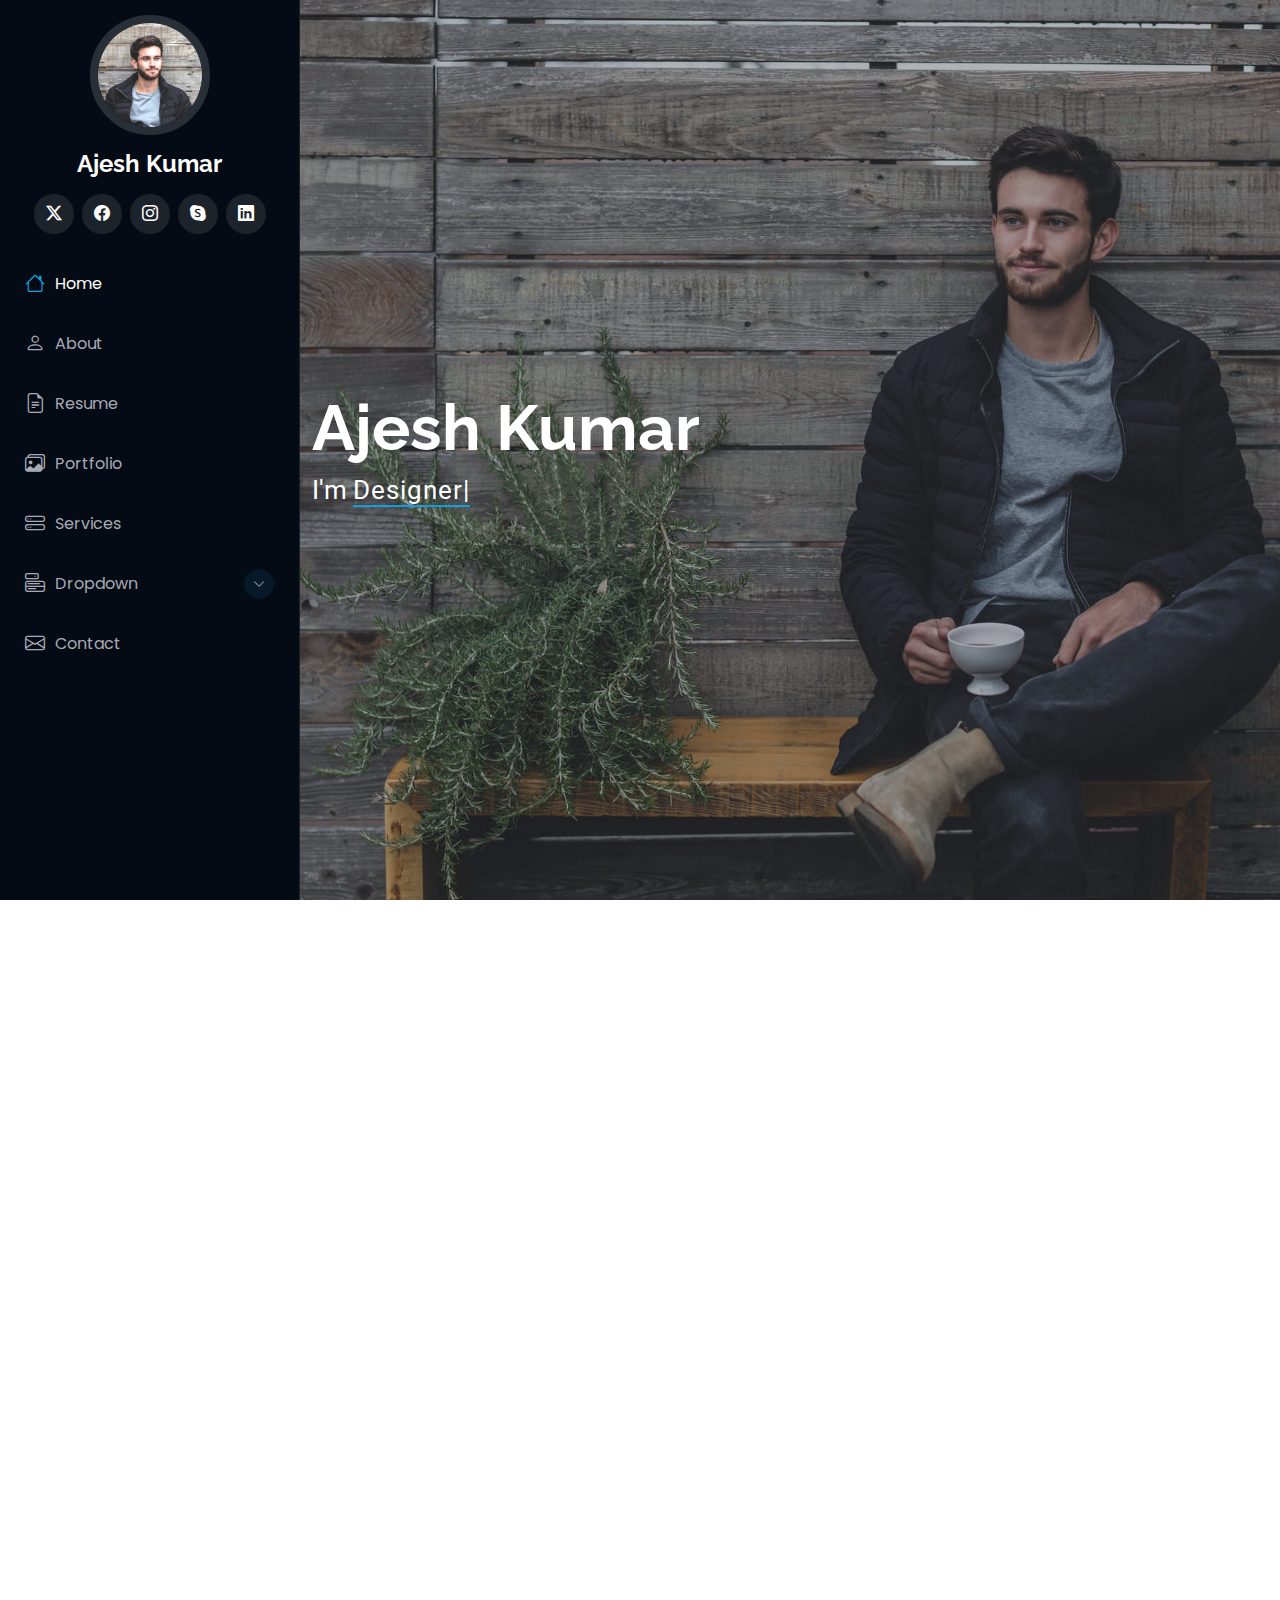
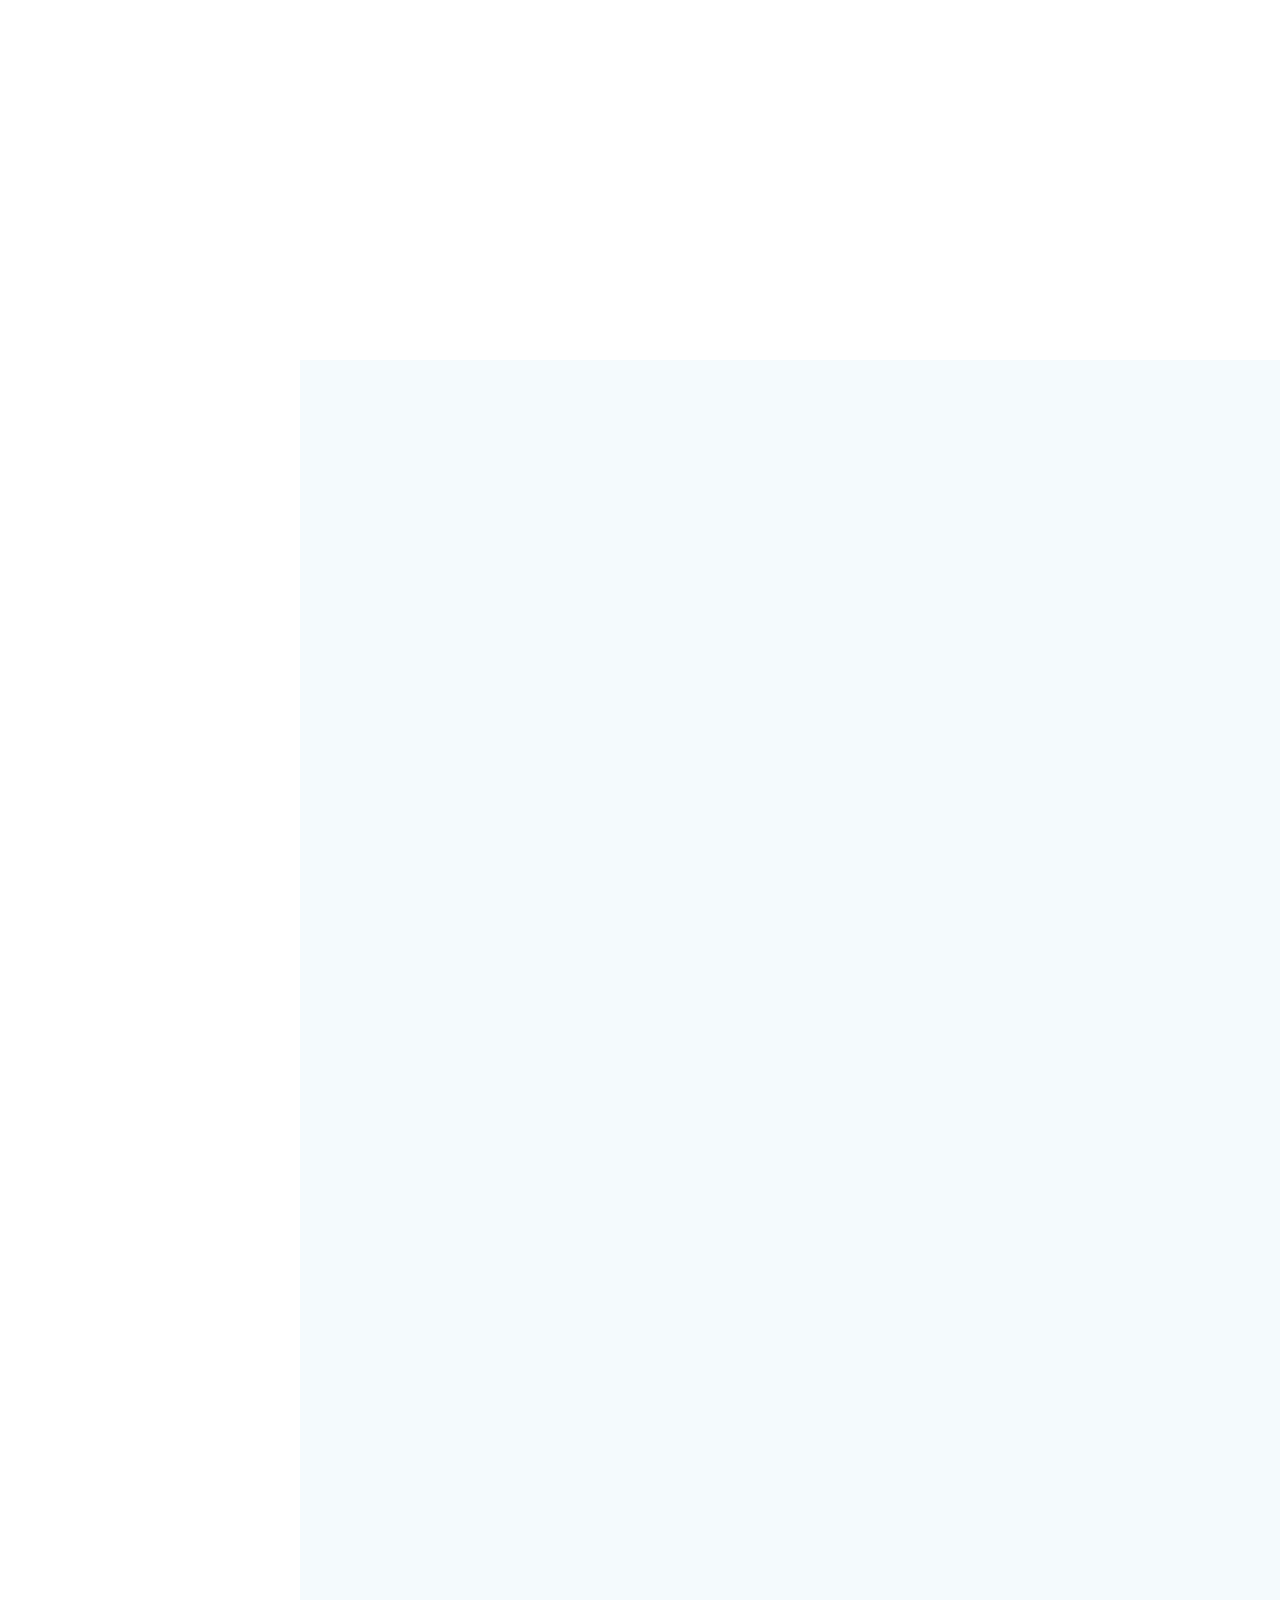
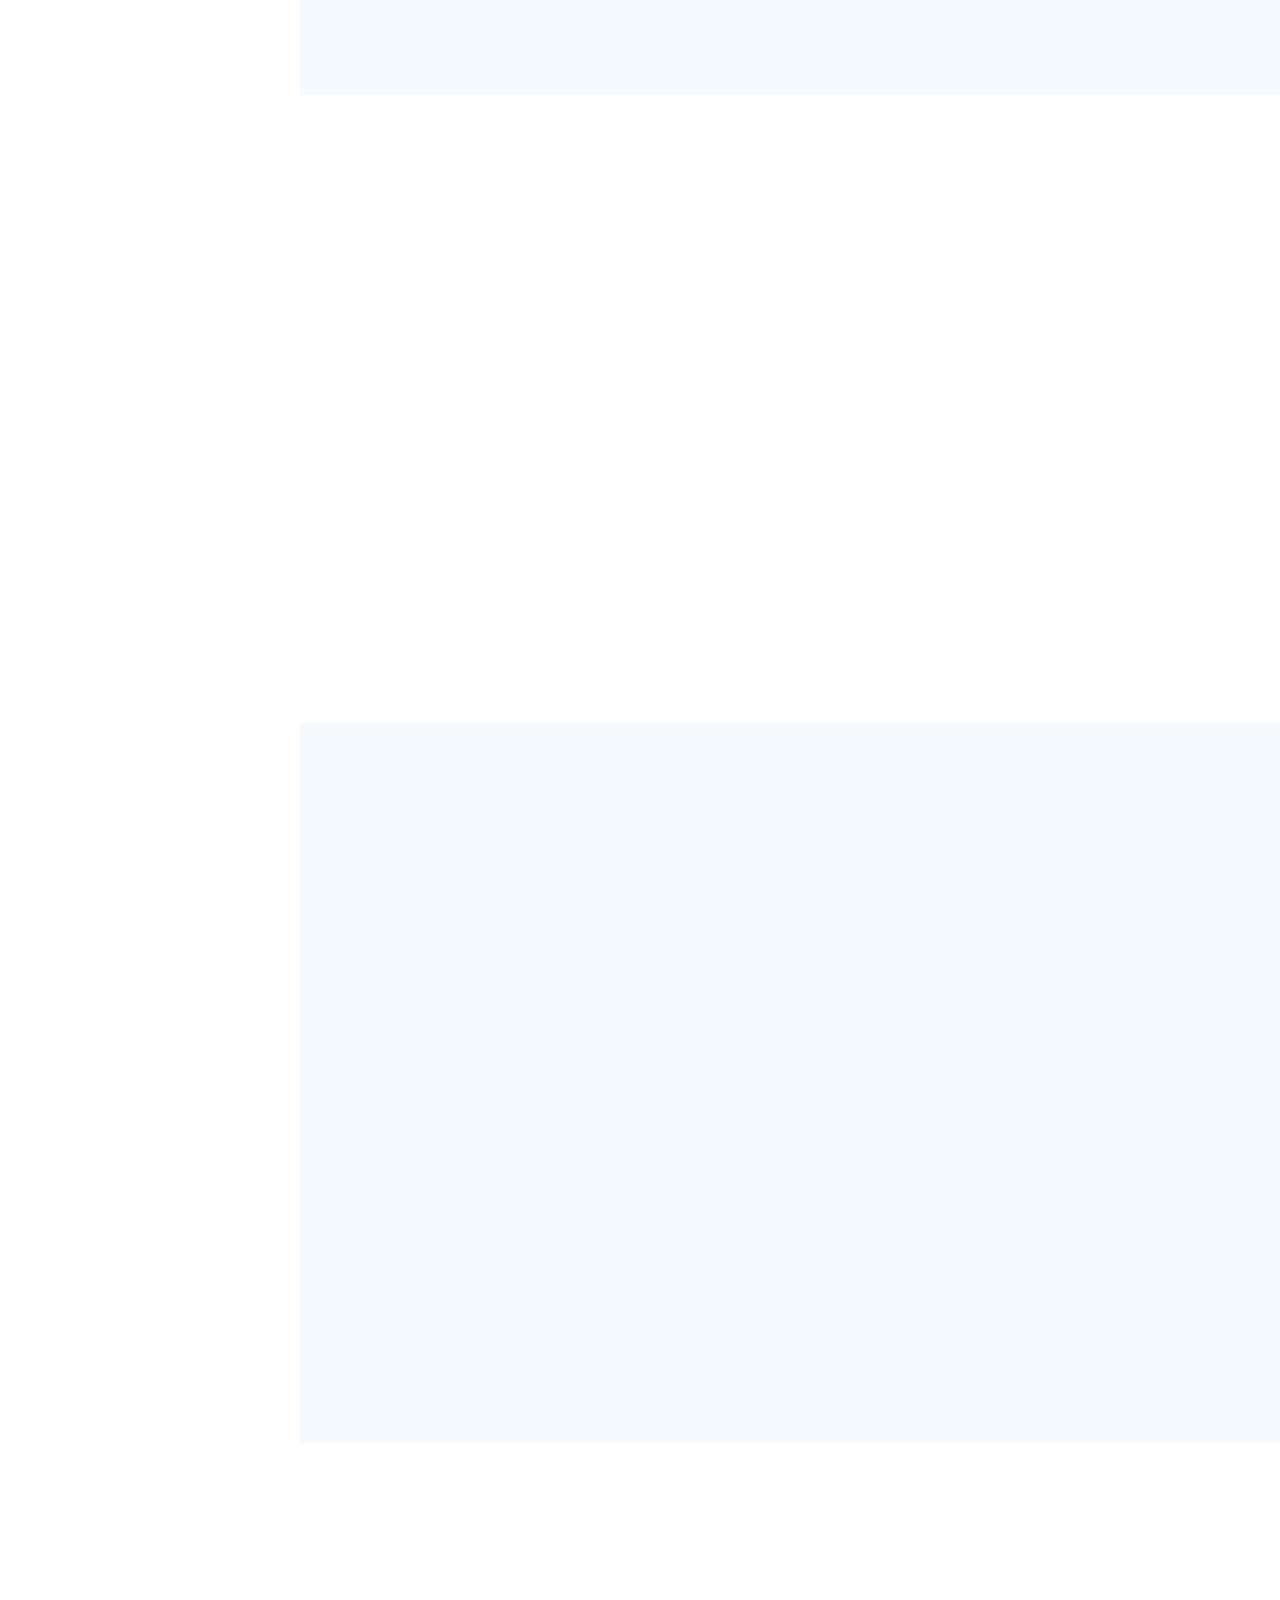
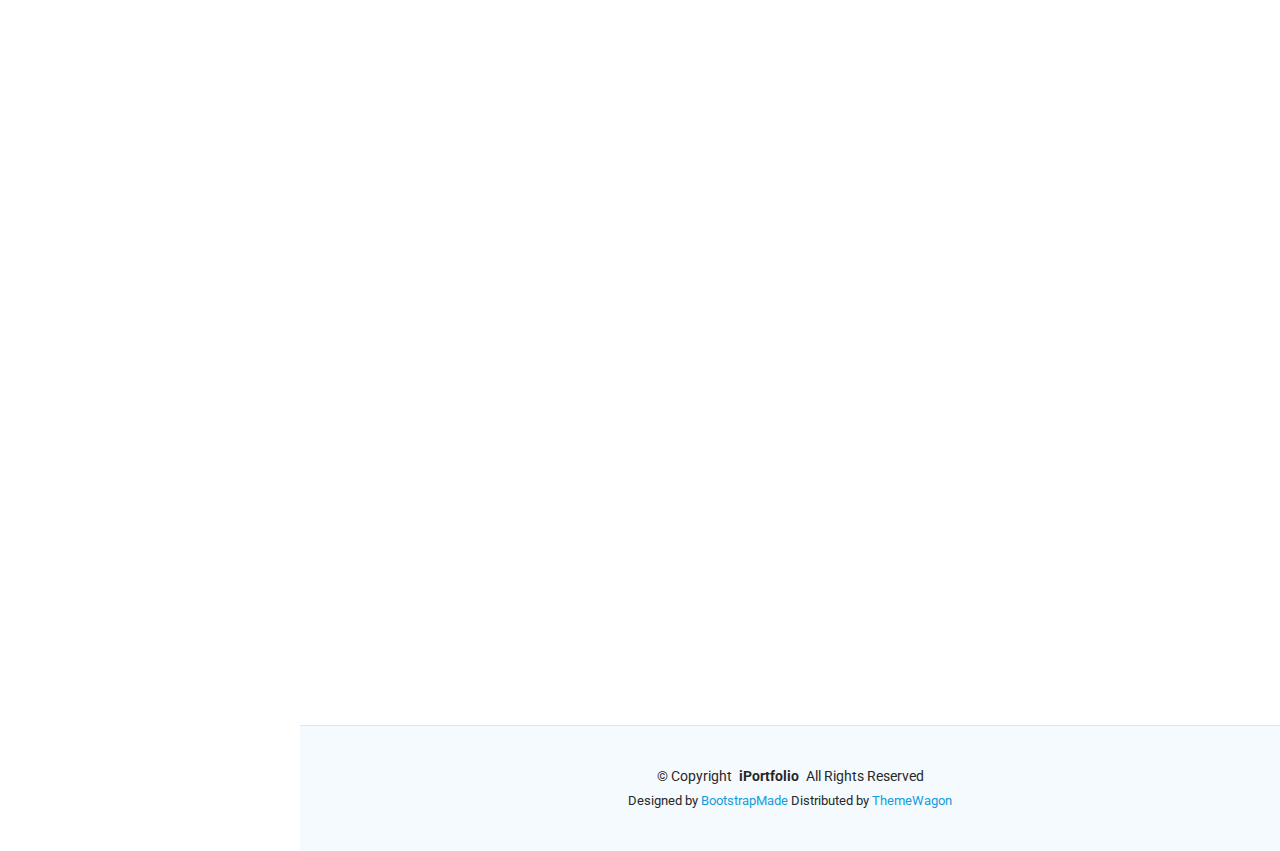
<file: index.html>
<!DOCTYPE html>
<html lang="en">

<head>
  <meta charset="utf-8">
  <meta content="width=device-width, initial-scale=1.0" name="viewport">
  <title>Index - Ajesh - Portfolio</title>
  <meta content="" name="description">
  <meta content="" name="keywords">

  <!-- Favicons -->
  <link href="assets/img/favicon.png" rel="icon">
  <link href="assets/img/apple-touch-icon.png" rel="apple-touch-icon">

  <!-- Fonts -->
  <link href="https://fonts.googleapis.com" rel="preconnect">
  <link href="https://fonts.gstatic.com" rel="preconnect" crossorigin>
  <link href="https://fonts.googleapis.com/css2?family=Roboto:ital,wght@0,100;0,300;0,400;0,500;0,700;0,900;1,100;1,300;1,400;1,500;1,700;1,900&family=Poppins:ital,wght@0,100;0,200;0,300;0,400;0,500;0,600;0,700;0,800;0,900;1,100;1,200;1,300;1,400;1,500;1,600;1,700;1,800;1,900&family=Raleway:ital,wght@0,100;0,200;0,300;0,400;0,500;0,600;0,700;0,800;0,900;1,100;1,200;1,300;1,400;1,500;1,600;1,700;1,800;1,900&display=swap" rel="stylesheet">

  <!-- Vendor CSS Files -->
  <link href="assets/vendor/bootstrap/css/bootstrap.min.css" rel="stylesheet">
  <link href="assets/vendor/bootstrap-icons/bootstrap-icons.css" rel="stylesheet">
  <link href="assets/vendor/aos/aos.css" rel="stylesheet">
  <link href="assets/vendor/glightbox/css/glightbox.min.css" rel="stylesheet">
  <link href="assets/vendor/swiper/swiper-bundle.min.css" rel="stylesheet">

  <!-- Main CSS File -->
  <link href="assets/css/main.css" rel="stylesheet">

  <!-- =======================================================
  * Template Name: iPortfolio
  * Template URL: https://bootstrapmade.com/iportfolio-bootstrap-portfolio-websites-template/
  * Updated: Jun 29 2024 with Bootstrap v5.3.3
  * Author: BootstrapMade.com
  * License: https://bootstrapmade.com/license/
  ======================================================== -->
</head>

<body class="index-page">

  <header id="header" class="header dark-background d-flex flex-column">
    <i class="header-toggle d-xl-none bi bi-list"></i>

    <div class="profile-img">
      <img src="assets/img/my-profile-img.jpg" alt="" class="img-fluid rounded-circle">
    </div>

    <a href="index.html" class="logo d-flex align-items-center justify-content-center">
      <!-- Uncomment the line below if you also wish to use an image logo -->
      <!-- <img src="assets/img/logo.png" alt=""> -->
      <h1 class="sitename">Ajesh Kumar</h1>
    </a>

    <div class="social-links text-center">
      <a href="#" class="twitter"><i class="bi bi-twitter-x"></i></a>
      <a href="#" class="facebook"><i class="bi bi-facebook"></i></a>
      <a href="#" class="instagram"><i class="bi bi-instagram"></i></a>
      <a href="#" class="google-plus"><i class="bi bi-skype"></i></a>
      <a href="#" class="linkedin"><i class="bi bi-linkedin"></i></a>
    </div>

    <nav id="navmenu" class="navmenu">
      <ul>
        <li><a href="#hero" class="active"><i class="bi bi-house navicon"></i>Home</a></li>
        <li><a href="#about"><i class="bi bi-person navicon"></i> About</a></li>
        <li><a href="#resume"><i class="bi bi-file-earmark-text navicon"></i> Resume</a></li>
        <li><a href="#portfolio"><i class="bi bi-images navicon"></i> Portfolio</a></li>
        <li><a href="#services"><i class="bi bi-hdd-stack navicon"></i> Services</a></li>
        <li class="dropdown"><a href="#"><i class="bi bi-menu-button navicon"></i> <span>Dropdown</span> <i class="bi bi-chevron-down toggle-dropdown"></i></a>
          <ul>
            <li><a href="#">Dropdown 1</a></li>
            <li class="dropdown"><a href="#"><span>Deep Dropdown</span> <i class="bi bi-chevron-down toggle-dropdown"></i></a>
              <ul>
                <li><a href="#">Deep Dropdown 1</a></li>
                <li><a href="#">Deep Dropdown 2</a></li>
                <li><a href="#">Deep Dropdown 3</a></li>
                <li><a href="#">Deep Dropdown 4</a></li>
                <li><a href="#">Deep Dropdown 5</a></li>
              </ul>
            </li>
            <li><a href="#">Dropdown 2</a></li>
            <li><a href="#">Dropdown 3</a></li>
            <li><a href="#">Dropdown 4</a></li>
          </ul>
        </li>
        <li><a href="#contact"><i class="bi bi-envelope navicon"></i> Contact</a></li>
      </ul>
    </nav>

  </header>

  <main class="main">

    <!-- Hero Section -->
    <section id="hero" class="hero section dark-background">

      <img src="assets/img/hero-bg.jpg" alt="" data-aos="fade-in" class="">

      <div class="container" data-aos="fade-up" data-aos-delay="100">
        <h2>Ajesh Kumar</h2>
        <p>I'm <span class="typed" data-typed-items="Designer, Developer, Freelancer, Photographer">Designer</span><span class="typed-cursor typed-cursor--blink" aria-hidden="true"></span><span class="typed-cursor typed-cursor--blink" aria-hidden="true"></span></p>
      </div>

    </section><!-- /Hero Section -->

    <!-- About Section -->
    <section id="about" class="about section">

      <!-- Section Title -->
      <div class="container section-title" data-aos="fade-up">
        <h2>About</h2>
        <p>Magnam dolores commodi suscipit. Necessitatibus eius consequatur ex aliquid fuga eum quidem. Sit sint consectetur velit. Quisquam quos quisquam cupiditate. Et nemo qui impedit suscipit alias ea. Quia fugiat sit in iste officiis commodi quidem hic quas.</p>
      </div><!-- End Section Title -->

      <div class="container" data-aos="fade-up" data-aos-delay="100">

        <div class="row gy-4 justify-content-center">
          <div class="col-lg-4">
            <img src="assets/img/my-profile-img.jpg" class="img-fluid" alt="">
          </div>
          <div class="col-lg-8 content">
            <h2>UI/UX Designer &amp; Web Developer.</h2>
            <p class="fst-italic py-3">
              Lorem ipsum dolor sit amet, consectetur adipiscing elit, sed do eiusmod tempor incididunt ut labore et dolore
              magna aliqua.
            </p>
            <div class="row">
              <div class="col-lg-6">
                <ul>
                  <li><i class="bi bi-chevron-right"></i> <strong>Birthday:</strong> <span>1 May 1995</span></li>
                  <li><i class="bi bi-chevron-right"></i> <strong>Website:</strong> <span>www.example.com</span></li>
                  <li><i class="bi bi-chevron-right"></i> <strong>Phone:</strong> <span>+123 456 7890</span></li>
                  <li><i class="bi bi-chevron-right"></i> <strong>City:</strong> <span>New York, USA</span></li>
                </ul>
              </div>
              <div class="col-lg-6">
                <ul>
                  <li><i class="bi bi-chevron-right"></i> <strong>Age:</strong> <span>30</span></li>
                  <li><i class="bi bi-chevron-right"></i> <strong>Degree:</strong> <span>Master</span></li>
                  <li><i class="bi bi-chevron-right"></i> <strong>Email:</strong> <span>email@example.com</span></li>
                  <li><i class="bi bi-chevron-right"></i> <strong>Freelance:</strong> <span>Available</span></li>
                </ul>
              </div>
            </div>
            <p class="py-3">
              Officiis eligendi itaque labore et dolorum mollitia officiis optio vero. Quisquam sunt adipisci omnis et ut. Nulla accusantium dolor incidunt officia tempore. Et eius omnis.
              Cupiditate ut dicta maxime officiis quidem quia. Sed et consectetur qui quia repellendus itaque neque.
            </p>
          </div>
        </div>

      </div>

    </section><!-- /About Section -->

    <!-- Stats Section -->
    <section id="stats" class="stats section">

      <div class="container" data-aos="fade-up" data-aos-delay="100">

        <div class="row gy-4">

          <div class="col-lg-3 col-md-6">
            <div class="stats-item">
              <i class="bi bi-emoji-smile"></i>
              <span data-purecounter-start="0" data-purecounter-end="232" data-purecounter-duration="1" class="purecounter"></span>
              <p><strong>Happy Clients</strong> <span>consequuntur quae</span></p>
            </div>
          </div><!-- End Stats Item -->

          <div class="col-lg-3 col-md-6">
            <div class="stats-item">
              <i class="bi bi-journal-richtext"></i>
              <span data-purecounter-start="0" data-purecounter-end="521" data-purecounter-duration="1" class="purecounter"></span>
              <p><strong>Projects</strong> <span>adipisci atque cum quia aut</span></p>
            </div>
          </div><!-- End Stats Item -->

          <div class="col-lg-3 col-md-6">
            <div class="stats-item">
              <i class="bi bi-headset"></i>
              <span data-purecounter-start="0" data-purecounter-end="1453" data-purecounter-duration="1" class="purecounter"></span>
              <p><strong>Hours Of Support</strong> <span>aut commodi quaerat</span></p>
            </div>
          </div><!-- End Stats Item -->

          <div class="col-lg-3 col-md-6">
            <div class="stats-item">
              <i class="bi bi-people"></i>
              <span data-purecounter-start="0" data-purecounter-end="32" data-purecounter-duration="1" class="purecounter"></span>
              <p><strong>Hard Workers</strong> <span>rerum asperiores dolor</span></p>
            </div>
          </div><!-- End Stats Item -->

        </div>

      </div>

    </section><!-- /Stats Section -->

    <!-- Skills Section -->
    <section id="skills" class="skills section light-background">

      <!-- Section Title -->
      <div class="container section-title" data-aos="fade-up">
        <h2>Skills</h2>
        <p>Necessitatibus eius consequatur ex aliquid fuga eum quidem sint consectetur velit</p>
      </div><!-- End Section Title -->

      <div class="container" data-aos="fade-up" data-aos-delay="100">

        <div class="row skills-content skills-animation">

          <div class="col-lg-6">

            <div class="progress">
              <span class="skill"><span>HTML</span> <i class="val">100%</i></span>
              <div class="progress-bar-wrap">
                <div class="progress-bar" role="progressbar" aria-valuenow="100" aria-valuemin="0" aria-valuemax="100"></div>
              </div>
            </div><!-- End Skills Item -->

            <div class="progress">
              <span class="skill"><span>CSS</span> <i class="val">90%</i></span>
              <div class="progress-bar-wrap">
                <div class="progress-bar" role="progressbar" aria-valuenow="90" aria-valuemin="0" aria-valuemax="100"></div>
              </div>
            </div><!-- End Skills Item -->

            <div class="progress">
              <span class="skill"><span>JavaScript</span> <i class="val">75%</i></span>
              <div class="progress-bar-wrap">
                <div class="progress-bar" role="progressbar" aria-valuenow="75" aria-valuemin="0" aria-valuemax="100"></div>
              </div>
            </div><!-- End Skills Item -->

          </div>

          <div class="col-lg-6">

            <div class="progress">
              <span class="skill"><span>PHP</span> <i class="val">80%</i></span>
              <div class="progress-bar-wrap">
                <div class="progress-bar" role="progressbar" aria-valuenow="80" aria-valuemin="0" aria-valuemax="100"></div>
              </div>
            </div><!-- End Skills Item -->

            <div class="progress">
              <span class="skill"><span>WordPress/CMS</span> <i class="val">90%</i></span>
              <div class="progress-bar-wrap">
                <div class="progress-bar" role="progressbar" aria-valuenow="90" aria-valuemin="0" aria-valuemax="100"></div>
              </div>
            </div><!-- End Skills Item -->

            <div class="progress">
              <span class="skill"><span>Photoshop</span> <i class="val">55%</i></span>
              <div class="progress-bar-wrap">
                <div class="progress-bar" role="progressbar" aria-valuenow="55" aria-valuemin="0" aria-valuemax="100"></div>
              </div>
            </div><!-- End Skills Item -->

          </div>

        </div>

      </div>

    </section><!-- /Skills Section -->

    <!-- Resume Section -->
    <section id="resume" class="resume section">

      <!-- Section Title -->
      <div class="container section-title" data-aos="fade-up">
        <h2>Resume</h2>
        <p>Magnam dolores commodi suscipit. Necessitatibus eius consequatur ex aliquid fuga eum quidem. Sit sint consectetur velit. Quisquam quos quisquam cupiditate. Et nemo qui impedit suscipit alias ea. Quia fugiat sit in iste officiis commodi quidem hic quas.</p>
      </div><!-- End Section Title -->

      <div class="container">

        <div class="row">

          <div class="col-lg-6" data-aos="fade-up" data-aos-delay="100">
            <h3 class="resume-title">Sumary</h3>

            <div class="resume-item pb-0">
              <h4>Brandon Johnson</h4>
              <p><em>Innovative and deadline-driven Graphic Designer with 3+ years of experience designing and developing user-centered digital/print marketing material from initial concept to final, polished deliverable.</em></p>
              <ul>
                <li>Portland par 127,Orlando, FL</li>
                <li>(123) 456-7891</li>
                <li>alice.barkley@example.com</li>
              </ul>
            </div><!-- Edn Resume Item -->

            <h3 class="resume-title">Education</h3>
            <div class="resume-item">
              <h4>Master of Fine Arts &amp; Graphic Design</h4>
              <h5>2015 - 2016</h5>
              <p><em>Rochester Institute of Technology, Rochester, NY</em></p>
              <p>Qui deserunt veniam. Et sed aliquam labore tempore sed quisquam iusto autem sit. Ea vero voluptatum qui ut dignissimos deleniti nerada porti sand markend</p>
            </div><!-- Edn Resume Item -->

            <div class="resume-item">
              <h4>Bachelor of Fine Arts &amp; Graphic Design</h4>
              <h5>2010 - 2014</h5>
              <p><em>Rochester Institute of Technology, Rochester, NY</em></p>
              <p>Quia nobis sequi est occaecati aut. Repudiandae et iusto quae reiciendis et quis Eius vel ratione eius unde vitae rerum voluptates asperiores voluptatem Earum molestiae consequatur neque etlon sader mart dila</p>
            </div><!-- Edn Resume Item -->

          </div>

          <div class="col-lg-6" data-aos="fade-up" data-aos-delay="200">
            <h3 class="resume-title">Professional Experience</h3>
            <div class="resume-item">
              <h4>Senior graphic design specialist</h4>
              <h5>2019 - Present</h5>
              <p><em>Experion, New York, NY </em></p>
              <ul>
                <li>Lead in the design, development, and implementation of the graphic, layout, and production communication materials</li>
                <li>Delegate tasks to the 7 members of the design team and provide counsel on all aspects of the project. </li>
                <li>Supervise the assessment of all graphic materials in order to ensure quality and accuracy of the design</li>
                <li>Oversee the efficient use of production project budgets ranging from $2,000 - $25,000</li>
              </ul>
            </div><!-- Edn Resume Item -->

            <div class="resume-item">
              <h4>Graphic design specialist</h4>
              <h5>2017 - 2018</h5>
              <p><em>Stepping Stone Advertising, New York, NY</em></p>
              <ul>
                <li>Developed numerous marketing programs (logos, brochures,infographics, presentations, and advertisements).</li>
                <li>Managed up to 5 projects or tasks at a given time while under pressure</li>
                <li>Recommended and consulted with clients on the most appropriate graphic design</li>
                <li>Created 4+ design presentations and proposals a month for clients and account managers</li>
              </ul>
            </div><!-- Edn Resume Item -->

          </div>

        </div>

      </div>

    </section><!-- /Resume Section -->

    <!-- Portfolio Section -->
    <section id="portfolio" class="portfolio section light-background">

      <!-- Section Title -->
      <div class="container section-title" data-aos="fade-up">
        <h2>Portfolio</h2>
        <p>Magnam dolores commodi suscipit. Necessitatibus eius consequatur ex aliquid fuga eum quidem. Sit sint consectetur velit. Quisquam quos quisquam cupiditate. Et nemo qui impedit suscipit alias ea. Quia fugiat sit in iste officiis commodi quidem hic quas.</p>
      </div><!-- End Section Title -->

      <div class="container">

        <div class="isotope-layout" data-default-filter="*" data-layout="masonry" data-sort="original-order">

          <ul class="portfolio-filters isotope-filters" data-aos="fade-up" data-aos-delay="100">
            <li data-filter="*" class="filter-active">All</li>
            <li data-filter=".filter-app">App</li>
            <li data-filter=".filter-product">Product</li>
            <li data-filter=".filter-branding">Branding</li>
            <li data-filter=".filter-books">Books</li>
          </ul><!-- End Portfolio Filters -->

          <div class="row gy-4 isotope-container" data-aos="fade-up" data-aos-delay="200">

            <div class="col-lg-4 col-md-6 portfolio-item isotope-item filter-app">
              <div class="portfolio-content h-100">
                <img src="assets/img/portfolio/app-1.jpg" class="img-fluid" alt="">
                <div class="portfolio-info">
                  <h4>App 1</h4>
                  <p>Lorem ipsum, dolor sit amet consectetur</p>
                  <a href="assets/img/portfolio/app-1.jpg" title="App 1" data-gallery="portfolio-gallery-app" class="glightbox preview-link"><i class="bi bi-zoom-in"></i></a>
                  <a href="portfolio-details.html" title="More Details" class="details-link"><i class="bi bi-link-45deg"></i></a>
                </div>
              </div>
            </div><!-- End Portfolio Item -->

            <div class="col-lg-4 col-md-6 portfolio-item isotope-item filter-product">
              <div class="portfolio-content h-100">
                <img src="assets/img/portfolio/product-1.jpg" class="img-fluid" alt="">
                <div class="portfolio-info">
                  <h4>Product 1</h4>
                  <p>Lorem ipsum, dolor sit amet consectetur</p>
                  <a href="assets/img/portfolio/product-1.jpg" title="Product 1" data-gallery="portfolio-gallery-product" class="glightbox preview-link"><i class="bi bi-zoom-in"></i></a>
                  <a href="portfolio-details.html" title="More Details" class="details-link"><i class="bi bi-link-45deg"></i></a>
                </div>
              </div>
            </div><!-- End Portfolio Item -->

            <div class="col-lg-4 col-md-6 portfolio-item isotope-item filter-branding">
              <div class="portfolio-content h-100">
                <img src="assets/img/portfolio/branding-1.jpg" class="img-fluid" alt="">
                <div class="portfolio-info">
                  <h4>Branding 1</h4>
                  <p>Lorem ipsum, dolor sit amet consectetur</p>
                  <a href="assets/img/portfolio/branding-1.jpg" title="Branding 1" data-gallery="portfolio-gallery-branding" class="glightbox preview-link"><i class="bi bi-zoom-in"></i></a>
                  <a href="portfolio-details.html" title="More Details" class="details-link"><i class="bi bi-link-45deg"></i></a>
                </div>
              </div>
            </div><!-- End Portfolio Item -->

            <div class="col-lg-4 col-md-6 portfolio-item isotope-item filter-books">
              <div class="portfolio-content h-100">
                <img src="assets/img/portfolio/books-1.jpg" class="img-fluid" alt="">
                <div class="portfolio-info">
                  <h4>Books 1</h4>
                  <p>Lorem ipsum, dolor sit amet consectetur</p>
                  <a href="assets/img/portfolio/books-1.jpg" title="Branding 1" data-gallery="portfolio-gallery-book" class="glightbox preview-link"><i class="bi bi-zoom-in"></i></a>
                  <a href="portfolio-details.html" title="More Details" class="details-link"><i class="bi bi-link-45deg"></i></a>
                </div>
              </div>
            </div><!-- End Portfolio Item -->

            <div class="col-lg-4 col-md-6 portfolio-item isotope-item filter-app">
              <div class="portfolio-content h-100">
                <img src="assets/img/portfolio/app-2.jpg" class="img-fluid" alt="">
                <div class="portfolio-info">
                  <h4>App 2</h4>
                  <p>Lorem ipsum, dolor sit amet consectetur</p>
                  <a href="assets/img/portfolio/app-2.jpg" title="App 2" data-gallery="portfolio-gallery-app" class="glightbox preview-link"><i class="bi bi-zoom-in"></i></a>
                  <a href="portfolio-details.html" title="More Details" class="details-link"><i class="bi bi-link-45deg"></i></a>
                </div>
              </div>
            </div><!-- End Portfolio Item -->

            <div class="col-lg-4 col-md-6 portfolio-item isotope-item filter-product">
              <div class="portfolio-content h-100">
                <img src="assets/img/portfolio/product-2.jpg" class="img-fluid" alt="">
                <div class="portfolio-info">
                  <h4>Product 2</h4>
                  <p>Lorem ipsum, dolor sit amet consectetur</p>
                  <a href="assets/img/portfolio/product-2.jpg" title="Product 2" data-gallery="portfolio-gallery-product" class="glightbox preview-link"><i class="bi bi-zoom-in"></i></a>
                  <a href="portfolio-details.html" title="More Details" class="details-link"><i class="bi bi-link-45deg"></i></a>
                </div>
              </div>
            </div><!-- End Portfolio Item -->

            <div class="col-lg-4 col-md-6 portfolio-item isotope-item filter-branding">
              <div class="portfolio-content h-100">
                <img src="assets/img/portfolio/branding-2.jpg" class="img-fluid" alt="">
                <div class="portfolio-info">
                  <h4>Branding 2</h4>
                  <p>Lorem ipsum, dolor sit amet consectetur</p>
                  <a href="assets/img/portfolio/branding-2.jpg" title="Branding 2" data-gallery="portfolio-gallery-branding" class="glightbox preview-link"><i class="bi bi-zoom-in"></i></a>
                  <a href="portfolio-details.html" title="More Details" class="details-link"><i class="bi bi-link-45deg"></i></a>
                </div>
              </div>
            </div><!-- End Portfolio Item -->

            <div class="col-lg-4 col-md-6 portfolio-item isotope-item filter-books">
              <div class="portfolio-content h-100">
                <img src="assets/img/portfolio/books-2.jpg" class="img-fluid" alt="">
                <div class="portfolio-info">
                  <h4>Books 2</h4>
                  <p>Lorem ipsum, dolor sit amet consectetur</p>
                  <a href="assets/img/portfolio/books-2.jpg" title="Branding 2" data-gallery="portfolio-gallery-book" class="glightbox preview-link"><i class="bi bi-zoom-in"></i></a>
                  <a href="portfolio-details.html" title="More Details" class="details-link"><i class="bi bi-link-45deg"></i></a>
                </div>
              </div>
            </div><!-- End Portfolio Item -->

            <div class="col-lg-4 col-md-6 portfolio-item isotope-item filter-app">
              <div class="portfolio-content h-100">
                <img src="assets/img/portfolio/app-3.jpg" class="img-fluid" alt="">
                <div class="portfolio-info">
                  <h4>App 3</h4>
                  <p>Lorem ipsum, dolor sit amet consectetur</p>
                  <a href="assets/img/portfolio/app-3.jpg" title="App 3" data-gallery="portfolio-gallery-app" class="glightbox preview-link"><i class="bi bi-zoom-in"></i></a>
                  <a href="portfolio-details.html" title="More Details" class="details-link"><i class="bi bi-link-45deg"></i></a>
                </div>
              </div>
            </div><!-- End Portfolio Item -->

            <div class="col-lg-4 col-md-6 portfolio-item isotope-item filter-product">
              <div class="portfolio-content h-100">
                <img src="assets/img/portfolio/product-3.jpg" class="img-fluid" alt="">
                <div class="portfolio-info">
                  <h4>Product 3</h4>
                  <p>Lorem ipsum, dolor sit amet consectetur</p>
                  <a href="assets/img/portfolio/product-3.jpg" title="Product 3" data-gallery="portfolio-gallery-product" class="glightbox preview-link"><i class="bi bi-zoom-in"></i></a>
                  <a href="portfolio-details.html" title="More Details" class="details-link"><i class="bi bi-link-45deg"></i></a>
                </div>
              </div>
            </div><!-- End Portfolio Item -->

            <div class="col-lg-4 col-md-6 portfolio-item isotope-item filter-branding">
              <div class="portfolio-content h-100">
                <img src="assets/img/portfolio/branding-3.jpg" class="img-fluid" alt="">
                <div class="portfolio-info">
                  <h4>Branding 3</h4>
                  <p>Lorem ipsum, dolor sit amet consectetur</p>
                  <a href="assets/img/portfolio/branding-3.jpg" title="Branding 2" data-gallery="portfolio-gallery-branding" class="glightbox preview-link"><i class="bi bi-zoom-in"></i></a>
                  <a href="portfolio-details.html" title="More Details" class="details-link"><i class="bi bi-link-45deg"></i></a>
                </div>
              </div>
            </div><!-- End Portfolio Item -->

            <div class="col-lg-4 col-md-6 portfolio-item isotope-item filter-books">
              <div class="portfolio-content h-100">
                <img src="assets/img/portfolio/books-3.jpg" class="img-fluid" alt="">
                <div class="portfolio-info">
                  <h4>Books 3</h4>
                  <p>Lorem ipsum, dolor sit amet consectetur</p>
                  <a href="assets/img/portfolio/books-3.jpg" title="Branding 3" data-gallery="portfolio-gallery-book" class="glightbox preview-link"><i class="bi bi-zoom-in"></i></a>
                  <a href="portfolio-details.html" title="More Details" class="details-link"><i class="bi bi-link-45deg"></i></a>
                </div>
              </div>
            </div><!-- End Portfolio Item -->

          </div><!-- End Portfolio Container -->

        </div>

      </div>

    </section><!-- /Portfolio Section -->

    <!-- Services Section -->
    <section id="services" class="services section">

      <!-- Section Title -->
      <div class="container section-title" data-aos="fade-up">
        <h2>Services</h2>
        <p>Magnam dolores commodi suscipit. Necessitatibus eius consequatur ex aliquid fuga eum quidem. Sit sint consectetur velit. Quisquam quos quisquam cupiditate. Et nemo qui impedit suscipit alias ea. Quia fugiat sit in iste officiis commodi quidem hic quas.</p>
      </div><!-- End Section Title -->

      <div class="container">

        <div class="row gy-4">

          <div class="col-lg-4 col-md-6 service-item d-flex" data-aos="fade-up" data-aos-delay="100">
            <div class="icon flex-shrink-0"><i class="bi bi-briefcase"></i></div>
            <div>
              <h4 class="title"><a href="service-details.html" class="stretched-link">Lorem Ipsum</a></h4>
              <p class="description">Voluptatum deleniti atque corrupti quos dolores et quas molestias excepturi sint occaecati cupiditate non provident</p>
            </div>
          </div>
          <!-- End Service Item -->

          <div class="col-lg-4 col-md-6 service-item d-flex" data-aos="fade-up" data-aos-delay="200">
            <div class="icon flex-shrink-0"><i class="bi bi-card-checklist"></i></div>
            <div>
              <h4 class="title"><a href="service-details.html" class="stretched-link">Dolor Sitema</a></h4>
              <p class="description">Minim veniam, quis nostrud exercitation ullamco laboris nisi ut aliquip ex ea commodo consequat tarad limino ata</p>
            </div>
          </div><!-- End Service Item -->

          <div class="col-lg-4 col-md-6 service-item d-flex" data-aos="fade-up" data-aos-delay="300">
            <div class="icon flex-shrink-0"><i class="bi bi-bar-chart"></i></div>
            <div>
              <h4 class="title"><a href="service-details.html" class="stretched-link">Sed ut perspiciatis</a></h4>
              <p class="description">Duis aute irure dolor in reprehenderit in voluptate velit esse cillum dolore eu fugiat nulla pariatur</p>
            </div>
          </div><!-- End Service Item -->

          <div class="col-lg-4 col-md-6 service-item d-flex" data-aos="fade-up" data-aos-delay="400">
            <div class="icon flex-shrink-0"><i class="bi bi-binoculars"></i></div>
            <div>
              <h4 class="title"><a href="service-details.html" class="stretched-link">Magni Dolores</a></h4>
              <p class="description">Excepteur sint occaecat cupidatat non proident, sunt in culpa qui officia deserunt mollit anim id est laborum</p>
            </div>
          </div><!-- End Service Item -->

          <div class="col-lg-4 col-md-6 service-item d-flex" data-aos="fade-up" data-aos-delay="500">
            <div class="icon flex-shrink-0"><i class="bi bi-brightness-high"></i></div>
            <div>
              <h4 class="title"><a href="service-details.html" class="stretched-link">Nemo Enim</a></h4>
              <p class="description">At vero eos et accusamus et iusto odio dignissimos ducimus qui blanditiis praesentium voluptatum deleniti atque</p>
            </div>
          </div><!-- End Service Item -->

          <div class="col-lg-4 col-md-6 service-item d-flex" data-aos="fade-up" data-aos-delay="600">
            <div class="icon flex-shrink-0"><i class="bi bi-calendar4-week"></i></div>
            <div>
              <h4 class="title"><a href="service-details.html" class="stretched-link">Eiusmod Tempor</a></h4>
              <p class="description">Et harum quidem rerum facilis est et expedita distinctio. Nam libero tempore, cum soluta nobis est eligendi</p>
            </div>
          </div><!-- End Service Item -->

        </div>

      </div>

    </section><!-- /Services Section -->

    <!-- Testimonials Section -->
    <section id="testimonials" class="testimonials section light-background">

      <!-- Section Title -->
      <div class="container section-title" data-aos="fade-up">
        <h2>Testimonials</h2>
        <p>Necessitatibus eius consequatur ex aliquid fuga eum quidem sint consectetur velit</p>
      </div><!-- End Section Title -->

      <div class="container" data-aos="fade-up" data-aos-delay="100">

        <div class="swiper init-swiper">
          <script type="application/json" class="swiper-config">
            {
              "loop": true,
              "speed": 600,
              "autoplay": {
                "delay": 5000
              },
              "slidesPerView": "auto",
              "pagination": {
                "el": ".swiper-pagination",
                "type": "bullets",
                "clickable": true
              },
              "breakpoints": {
                "320": {
                  "slidesPerView": 1,
                  "spaceBetween": 40
                },
                "1200": {
                  "slidesPerView": 3,
                  "spaceBetween": 1
                }
              }
            }
          </script>
          <div class="swiper-wrapper">

            <div class="swiper-slide">
              <div class="testimonial-item">
                <p>
                  <i class="bi bi-quote quote-icon-left"></i>
                  <span>Proin iaculis purus consequat sem cure digni ssim donec porttitora entum suscipit rhoncus. Accusantium quam, ultricies eget id, aliquam eget nibh et. Maecen aliquam, risus at semper.</span>
                  <i class="bi bi-quote quote-icon-right"></i>
                </p>
                <img src="assets/img/testimonials/testimonials-1.jpg" class="testimonial-img" alt="">
                <h3>Saul Goodman</h3>
                <h4>Ceo &amp; Founder</h4>
              </div>
            </div><!-- End testimonial item -->

            <div class="swiper-slide">
              <div class="testimonial-item">
                <p>
                  <i class="bi bi-quote quote-icon-left"></i>
                  <span>Export tempor illum tamen malis malis eram quae irure esse labore quem cillum quid malis quorum velit fore eram velit sunt aliqua noster fugiat irure amet legam anim culpa.</span>
                  <i class="bi bi-quote quote-icon-right"></i>
                </p>
                <img src="assets/img/testimonials/testimonials-2.jpg" class="testimonial-img" alt="">
                <h3>Sara Wilsson</h3>
                <h4>Designer</h4>
              </div>
            </div><!-- End testimonial item -->

            <div class="swiper-slide">
              <div class="testimonial-item">
                <p>
                  <i class="bi bi-quote quote-icon-left"></i>
                  <span>Enim nisi quem export duis labore cillum quae magna enim sint quorum nulla quem veniam duis minim tempor labore quem eram duis noster aute amet eram fore quis sint minim.</span>
                  <i class="bi bi-quote quote-icon-right"></i>
                </p>
                <img src="assets/img/testimonials/testimonials-3.jpg" class="testimonial-img" alt="">
                <h3>Jena Karlis</h3>
                <h4>Store Owner</h4>
              </div>
            </div><!-- End testimonial item -->

            <div class="swiper-slide">
              <div class="testimonial-item">
                <p>
                  <i class="bi bi-quote quote-icon-left"></i>
                  <span>Fugiat enim eram quae cillum dolore dolor amet nulla culpa multos export minim fugiat dolor enim duis veniam ipsum anim magna sunt elit fore quem dolore labore illum veniam.</span>
                  <i class="bi bi-quote quote-icon-right"></i>
                </p>
                <img src="assets/img/testimonials/testimonials-4.jpg" class="testimonial-img" alt="">
                <h3>Matt Brandon</h3>
                <h4>Freelancer</h4>
              </div>
            </div><!-- End testimonial item -->

            <div class="swiper-slide">
              <div class="testimonial-item">
                <p>
                  <i class="bi bi-quote quote-icon-left"></i>
                  <span>Quis quorum aliqua sint quem legam fore sunt eram irure aliqua veniam tempor noster veniam sunt culpa nulla illum cillum fugiat legam esse veniam culpa fore nisi cillum quid.</span>
                  <i class="bi bi-quote quote-icon-right"></i>
                </p>
                <img src="assets/img/testimonials/testimonials-5.jpg" class="testimonial-img" alt="">
                <h3>John Larson</h3>
                <h4>Entrepreneur</h4>
              </div>
            </div><!-- End testimonial item -->

          </div>
          <div class="swiper-pagination"></div>
        </div>

      </div>

    </section><!-- /Testimonials Section -->

    <!-- Contact Section -->
    <section id="contact" class="contact section">

      <!-- Section Title -->
      <div class="container section-title" data-aos="fade-up">
        <h2>Contact</h2>
        <p>Necessitatibus eius consequatur ex aliquid fuga eum quidem sint consectetur velit</p>
      </div><!-- End Section Title -->

      <div class="container" data-aos="fade-up" data-aos-delay="100">

        <div class="row gy-4">

          <div class="col-lg-5">

            <div class="info-wrap">
              <div class="info-item d-flex" data-aos="fade-up" data-aos-delay="200">
                <i class="bi bi-geo-alt flex-shrink-0"></i>
                <div>
                  <h3>Address</h3>
                  <p>A108 Adam Street, New York, NY 535022</p>
                </div>
              </div><!-- End Info Item -->

              <div class="info-item d-flex" data-aos="fade-up" data-aos-delay="300">
                <i class="bi bi-telephone flex-shrink-0"></i>
                <div>
                  <h3>Call Us</h3>
                  <p>+1 5589 55488 55</p>
                </div>
              </div><!-- End Info Item -->

              <div class="info-item d-flex" data-aos="fade-up" data-aos-delay="400">
                <i class="bi bi-envelope flex-shrink-0"></i>
                <div>
                  <h3>Email Us</h3>
                  <p>info@example.com</p>
                </div>
              </div><!-- End Info Item -->

              <iframe src="https://www.google.com/maps/embed?pb=!1m14!1m8!1m3!1d48389.78314118045!2d-74.006138!3d40.710059!3m2!1i1024!2i768!4f13.1!3m3!1m2!1s0x89c25a22a3bda30d%3A0xb89d1fe6bc499443!2sDowntown%20Conference%20Center!5e0!3m2!1sen!2sus!4v1676961268712!5m2!1sen!2sus" frameborder="0" style="border:0; width: 100%; height: 270px;" allowfullscreen="" loading="lazy" referrerpolicy="no-referrer-when-downgrade"></iframe>
            </div>
          </div>

          <div class="col-lg-7">
            <form action="forms/contact.php" method="post" class="php-email-form" data-aos="fade-up" data-aos-delay="200">
              <div class="row gy-4">

                <div class="col-md-6">
                  <label for="name-field" class="pb-2">Your Name</label>
                  <input type="text" name="name" id="name-field" class="form-control" required="">
                </div>

                <div class="col-md-6">
                  <label for="email-field" class="pb-2">Your Email</label>
                  <input type="email" class="form-control" name="email" id="email-field" required="">
                </div>

                <div class="col-md-12">
                  <label for="subject-field" class="pb-2">Subject</label>
                  <input type="text" class="form-control" name="subject" id="subject-field" required="">
                </div>

                <div class="col-md-12">
                  <label for="message-field" class="pb-2">Message</label>
                  <textarea class="form-control" name="message" rows="10" id="message-field" required=""></textarea>
                </div>

                <div class="col-md-12 text-center">
                  <div class="loading">Loading</div>
                  <div class="error-message"></div>
                  <div class="sent-message">Your message has been sent. Thank you!</div>

                  <button type="submit">Send Message</button>
                </div>

              </div>
            </form>
          </div><!-- End Contact Form -->

        </div>

      </div>

    </section><!-- /Contact Section -->

  </main>

  <footer id="footer" class="footer position-relative light-background">

    <div class="container">
      <div class="copyright text-center ">
        <p>© <span>Copyright</span> <strong class="px-1 sitename">iPortfolio</strong> <span>All Rights Reserved</span></p>
      </div>
      <div class="credits">
        <!-- All the links in the footer should remain intact. -->
        <!-- You can delete the links only if you've purchased the pro version. -->
        <!-- Licensing information: https://bootstrapmade.com/license/ -->
        <!-- Purchase the pro version with working PHP/AJAX contact form: [buy-url] -->
        Designed by <a href="https://bootstrapmade.com/">BootstrapMade</a> Distributed by <a href="https://themewagon.com">ThemeWagon</a>
      </div>
    </div>

  </footer>

  <!-- Scroll Top -->
  <a href="#" id="scroll-top" class="scroll-top d-flex align-items-center justify-content-center"><i class="bi bi-arrow-up-short"></i></a>

  <!-- Preloader -->
  <div id="preloader"></div>

  <!-- Vendor JS Files -->
  <script src="assets/vendor/bootstrap/js/bootstrap.bundle.min.js"></script>
  <script src="assets/vendor/php-email-form/validate.js"></script>
  <script src="assets/vendor/aos/aos.js"></script>
  <script src="assets/vendor/typed.js/typed.umd.js"></script>
  <script src="assets/vendor/purecounter/purecounter_vanilla.js"></script>
  <script src="assets/vendor/waypoints/noframework.waypoints.js"></script>
  <script src="assets/vendor/glightbox/js/glightbox.min.js"></script>
  <script src="assets/vendor/imagesloaded/imagesloaded.pkgd.min.js"></script>
  <script src="assets/vendor/isotope-layout/isotope.pkgd.min.js"></script>
  <script src="assets/vendor/swiper/swiper-bundle.min.js"></script>

  <!-- Main JS File -->
  <script src="assets/js/main.js"></script>

</body>

</html>
</file>
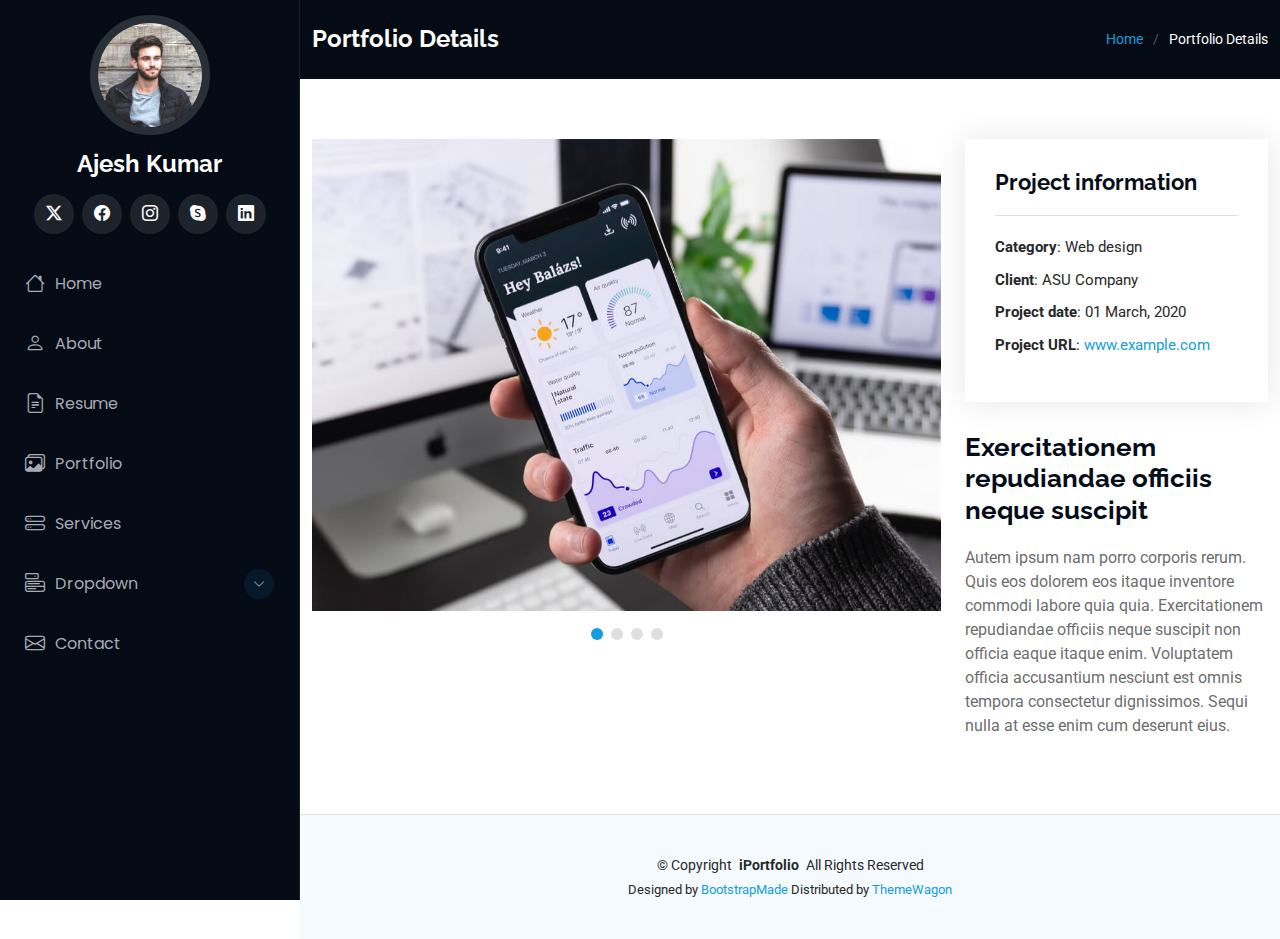
<file: portfolio-details.html>
<!DOCTYPE html>
<html lang="en">

<head>
  <meta charset="utf-8">
  <meta content="width=device-width, initial-scale=1.0" name="viewport">
  <title>Portfolio Details - iPortfolio Bootstrap Template</title>
  <meta content="" name="description">
  <meta content="" name="keywords">

  <!-- Favicons -->
  <link href="assets/img/favicon.png" rel="icon">
  <link href="assets/img/apple-touch-icon.png" rel="apple-touch-icon">

  <!-- Fonts -->
  <link href="https://fonts.googleapis.com" rel="preconnect">
  <link href="https://fonts.gstatic.com" rel="preconnect" crossorigin>
  <link href="https://fonts.googleapis.com/css2?family=Roboto:ital,wght@0,100;0,300;0,400;0,500;0,700;0,900;1,100;1,300;1,400;1,500;1,700;1,900&family=Poppins:ital,wght@0,100;0,200;0,300;0,400;0,500;0,600;0,700;0,800;0,900;1,100;1,200;1,300;1,400;1,500;1,600;1,700;1,800;1,900&family=Raleway:ital,wght@0,100;0,200;0,300;0,400;0,500;0,600;0,700;0,800;0,900;1,100;1,200;1,300;1,400;1,500;1,600;1,700;1,800;1,900&display=swap" rel="stylesheet">

  <!-- Vendor CSS Files -->
  <link href="assets/vendor/bootstrap/css/bootstrap.min.css" rel="stylesheet">
  <link href="assets/vendor/bootstrap-icons/bootstrap-icons.css" rel="stylesheet">
  <link href="assets/vendor/aos/aos.css" rel="stylesheet">
  <link href="assets/vendor/glightbox/css/glightbox.min.css" rel="stylesheet">
  <link href="assets/vendor/swiper/swiper-bundle.min.css" rel="stylesheet">

  <!-- Main CSS File -->
  <link href="assets/css/main.css" rel="stylesheet">

  <!-- =======================================================
  * Template Name: iPortfolio
  * Template URL: https://bootstrapmade.com/iportfolio-bootstrap-portfolio-websites-template/
  * Updated: Jun 29 2024 with Bootstrap v5.3.3
  * Author: BootstrapMade.com
  * License: https://bootstrapmade.com/license/
  ======================================================== -->
</head>

<body class="portfolio-details-page">

  <header id="header" class="header dark-background d-flex flex-column">
    <i class="header-toggle d-xl-none bi bi-list"></i>

    <div class="profile-img">
      <img src="assets/img/my-profile-img.jpg" alt="" class="img-fluid rounded-circle">
    </div>

    <a href="index.html" class="logo d-flex align-items-center justify-content-center">
      <!-- Uncomment the line below if you also wish to use an image logo -->
      <!-- <img src="assets/img/logo.png" alt=""> -->
      <h1 class="sitename">Ajesh Kumar</h1>
    </a>

    <div class="social-links text-center">
      <a href="#" class="twitter"><i class="bi bi-twitter-x"></i></a>
      <a href="#" class="facebook"><i class="bi bi-facebook"></i></a>
      <a href="#" class="instagram"><i class="bi bi-instagram"></i></a>
      <a href="#" class="google-plus"><i class="bi bi-skype"></i></a>
      <a href="#" class="linkedin"><i class="bi bi-linkedin"></i></a>
    </div>

    <nav id="navmenu" class="navmenu">
      <ul>
        <li><a href="#hero"><i class="bi bi-house navicon"></i>Home</a></li>
        <li><a href="#about"><i class="bi bi-person navicon"></i> About</a></li>
        <li><a href="#resume"><i class="bi bi-file-earmark-text navicon"></i> Resume</a></li>
        <li><a href="#portfolio"><i class="bi bi-images navicon"></i> Portfolio</a></li>
        <li><a href="#services"><i class="bi bi-hdd-stack navicon"></i> Services</a></li>
        <li class="dropdown"><a href="#"><i class="bi bi-menu-button navicon"></i> <span>Dropdown</span> <i class="bi bi-chevron-down toggle-dropdown"></i></a>
          <ul>
            <li><a href="#">Dropdown 1</a></li>
            <li class="dropdown"><a href="#"><span>Deep Dropdown</span> <i class="bi bi-chevron-down toggle-dropdown"></i></a>
              <ul>
                <li><a href="#">Deep Dropdown 1</a></li>
                <li><a href="#">Deep Dropdown 2</a></li>
                <li><a href="#">Deep Dropdown 3</a></li>
                <li><a href="#">Deep Dropdown 4</a></li>
                <li><a href="#">Deep Dropdown 5</a></li>
              </ul>
            </li>
            <li><a href="#">Dropdown 2</a></li>
            <li><a href="#">Dropdown 3</a></li>
            <li><a href="#">Dropdown 4</a></li>
          </ul>
        </li>
        <li><a href="#contact"><i class="bi bi-envelope navicon"></i> Contact</a></li>
      </ul>
    </nav>

  </header>

  <main class="main">

    <!-- Page Title -->
    <div class="page-title dark-background">
      <div class="container d-lg-flex justify-content-between align-items-center">
        <h1 class="mb-2 mb-lg-0">Portfolio Details</h1>
        <nav class="breadcrumbs">
          <ol>
            <li><a href="index.html">Home</a></li>
            <li class="current">Portfolio Details</li>
          </ol>
        </nav>
      </div>
    </div><!-- End Page Title -->

    <!-- Portfolio Details Section -->
    <section id="portfolio-details" class="portfolio-details section">

      <div class="container" data-aos="fade-up" data-aos-delay="100">

        <div class="row gy-4">

          <div class="col-lg-8">
            <div class="portfolio-details-slider swiper init-swiper">

              <script type="application/json" class="swiper-config">
                {
                  "loop": true,
                  "speed": 600,
                  "autoplay": {
                    "delay": 5000
                  },
                  "slidesPerView": "auto",
                  "pagination": {
                    "el": ".swiper-pagination",
                    "type": "bullets",
                    "clickable": true
                  }
                }
              </script>

              <div class="swiper-wrapper align-items-center">

                <div class="swiper-slide">
                  <img src="assets/img/portfolio/app-1.jpg" alt="">
                </div>

                <div class="swiper-slide">
                  <img src="assets/img/portfolio/product-1.jpg" alt="">
                </div>

                <div class="swiper-slide">
                  <img src="assets/img/portfolio/branding-1.jpg" alt="">
                </div>

                <div class="swiper-slide">
                  <img src="assets/img/portfolio/books-1.jpg" alt="">
                </div>

              </div>
              <div class="swiper-pagination"></div>
            </div>
          </div>

          <div class="col-lg-4">
            <div class="portfolio-info" data-aos="fade-up" data-aos-delay="200">
              <h3>Project information</h3>
              <ul>
                <li><strong>Category</strong>: Web design</li>
                <li><strong>Client</strong>: ASU Company</li>
                <li><strong>Project date</strong>: 01 March, 2020</li>
                <li><strong>Project URL</strong>: <a href="#">www.example.com</a></li>
              </ul>
            </div>
            <div class="portfolio-description" data-aos="fade-up" data-aos-delay="300">
              <h2>Exercitationem repudiandae officiis neque suscipit</h2>
              <p>
                Autem ipsum nam porro corporis rerum. Quis eos dolorem eos itaque inventore commodi labore quia quia. Exercitationem repudiandae officiis neque suscipit non officia eaque itaque enim. Voluptatem officia accusantium nesciunt est omnis tempora consectetur dignissimos. Sequi nulla at esse enim cum deserunt eius.
              </p>
            </div>
          </div>

        </div>

      </div>

    </section><!-- /Portfolio Details Section -->

  </main>

  <footer id="footer" class="footer position-relative light-background">

    <div class="container">
      <div class="copyright text-center ">
        <p>© <span>Copyright</span> <strong class="px-1 sitename">iPortfolio</strong> <span>All Rights Reserved</span></p>
      </div>
      <div class="credits">
        <!-- All the links in the footer should remain intact. -->
        <!-- You can delete the links only if you've purchased the pro version. -->
        <!-- Licensing information: https://bootstrapmade.com/license/ -->
        <!-- Purchase the pro version with working PHP/AJAX contact form: [buy-url] -->
        Designed by <a href="https://bootstrapmade.com/">BootstrapMade</a> Distributed by <a href="https://themewagon.com">ThemeWagon</a>
      </div>
    </div>

  </footer>

  <!-- Scroll Top -->
  <a href="#" id="scroll-top" class="scroll-top d-flex align-items-center justify-content-center"><i class="bi bi-arrow-up-short"></i></a>

  <!-- Preloader -->
  <div id="preloader"></div>

  <!-- Vendor JS Files -->
  <script src="assets/vendor/bootstrap/js/bootstrap.bundle.min.js"></script>
  <script src="assets/vendor/php-email-form/validate.js"></script>
  <script src="assets/vendor/aos/aos.js"></script>
  <script src="assets/vendor/typed.js/typed.umd.js"></script>
  <script src="assets/vendor/purecounter/purecounter_vanilla.js"></script>
  <script src="assets/vendor/waypoints/noframework.waypoints.js"></script>
  <script src="assets/vendor/glightbox/js/glightbox.min.js"></script>
  <script src="assets/vendor/imagesloaded/imagesloaded.pkgd.min.js"></script>
  <script src="assets/vendor/isotope-layout/isotope.pkgd.min.js"></script>
  <script src="assets/vendor/swiper/swiper-bundle.min.js"></script>

  <!-- Main JS File -->
  <script src="assets/js/main.js"></script>

</body>

</html>
</file>
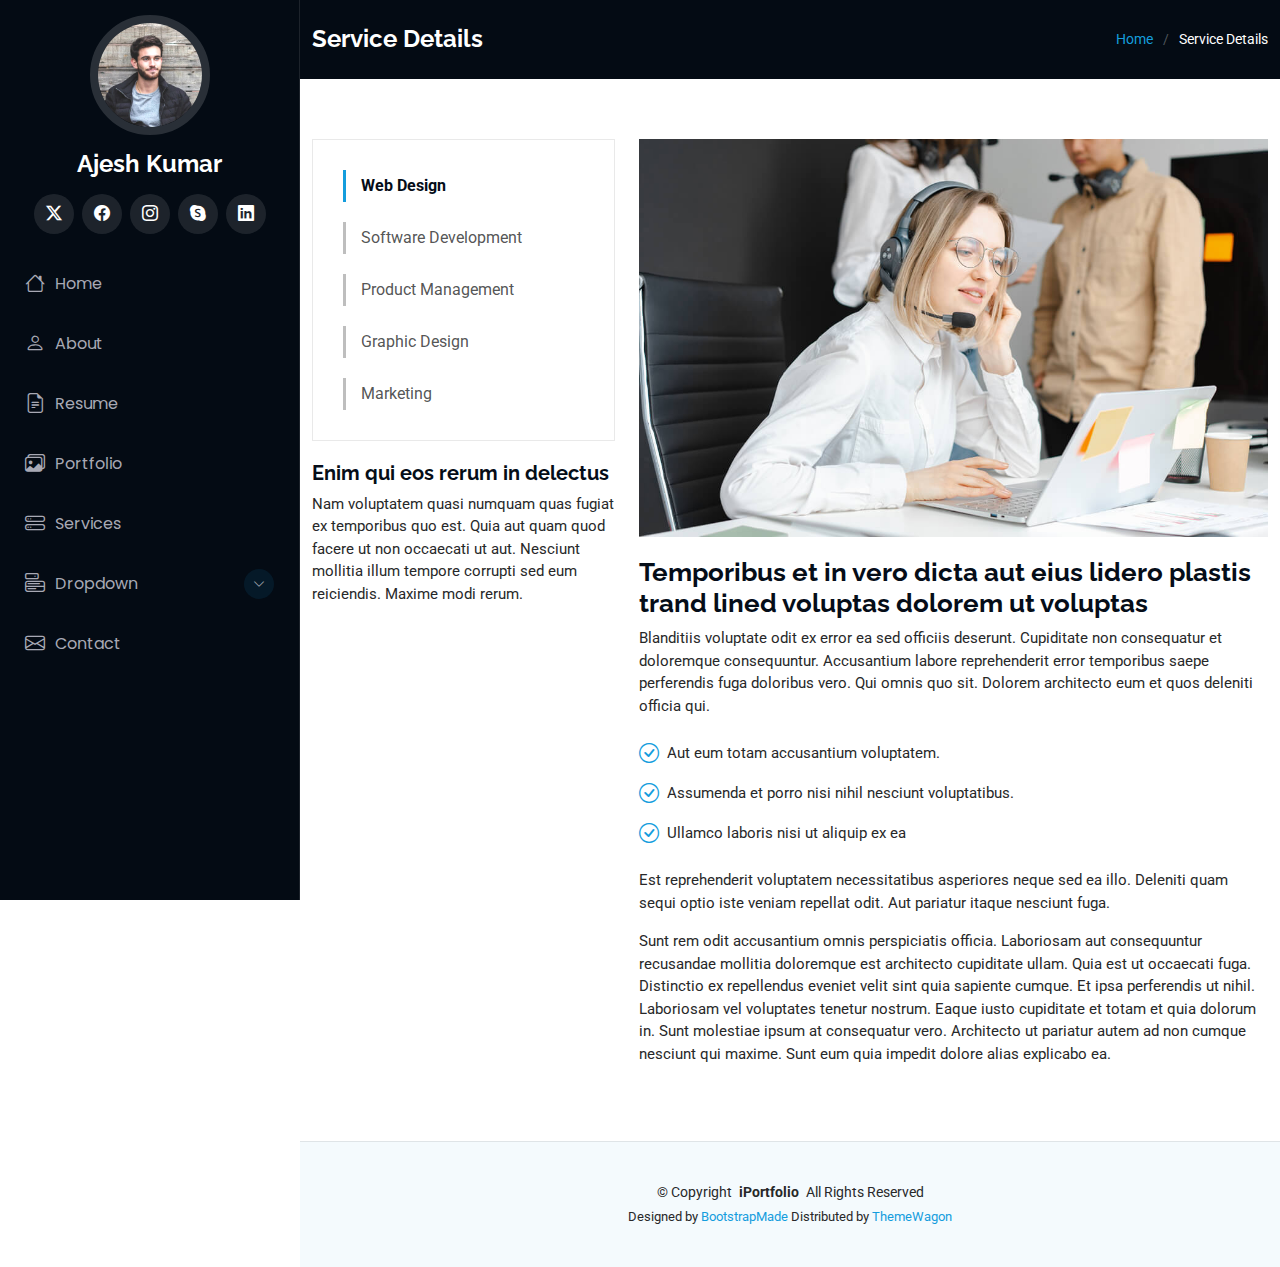
<file: service-details.html>
<!DOCTYPE html>
<html lang="en">

<head>
  <meta charset="utf-8">
  <meta content="width=device-width, initial-scale=1.0" name="viewport">
  <title>Service Details - iPortfolio Bootstrap Template</title>
  <meta content="" name="description">
  <meta content="" name="keywords">

  <!-- Favicons -->
  <link href="assets/img/favicon.png" rel="icon">
  <link href="assets/img/apple-touch-icon.png" rel="apple-touch-icon">

  <!-- Fonts -->
  <link href="https://fonts.googleapis.com" rel="preconnect">
  <link href="https://fonts.gstatic.com" rel="preconnect" crossorigin>
  <link href="https://fonts.googleapis.com/css2?family=Roboto:ital,wght@0,100;0,300;0,400;0,500;0,700;0,900;1,100;1,300;1,400;1,500;1,700;1,900&family=Poppins:ital,wght@0,100;0,200;0,300;0,400;0,500;0,600;0,700;0,800;0,900;1,100;1,200;1,300;1,400;1,500;1,600;1,700;1,800;1,900&family=Raleway:ital,wght@0,100;0,200;0,300;0,400;0,500;0,600;0,700;0,800;0,900;1,100;1,200;1,300;1,400;1,500;1,600;1,700;1,800;1,900&display=swap" rel="stylesheet">

  <!-- Vendor CSS Files -->
  <link href="assets/vendor/bootstrap/css/bootstrap.min.css" rel="stylesheet">
  <link href="assets/vendor/bootstrap-icons/bootstrap-icons.css" rel="stylesheet">
  <link href="assets/vendor/aos/aos.css" rel="stylesheet">
  <link href="assets/vendor/glightbox/css/glightbox.min.css" rel="stylesheet">
  <link href="assets/vendor/swiper/swiper-bundle.min.css" rel="stylesheet">

  <!-- Main CSS File -->
  <link href="assets/css/main.css" rel="stylesheet">

  <!-- =======================================================
  * Template Name: iPortfolio
  * Template URL: https://bootstrapmade.com/iportfolio-bootstrap-portfolio-websites-template/
  * Updated: Jun 29 2024 with Bootstrap v5.3.3
  * Author: BootstrapMade.com
  * License: https://bootstrapmade.com/license/
  ======================================================== -->
</head>

<body class="service-details-page">

  <header id="header" class="header dark-background d-flex flex-column">
    <i class="header-toggle d-xl-none bi bi-list"></i>

    <div class="profile-img">
      <img src="assets/img/my-profile-img.jpg" alt="" class="img-fluid rounded-circle">
    </div>

    <a href="index.html" class="logo d-flex align-items-center justify-content-center">
      <!-- Uncomment the line below if you also wish to use an image logo -->
      <!-- <img src="assets/img/logo.png" alt=""> -->
      <h1 class="sitename">Ajesh Kumar</h1>
    </a>

    <div class="social-links text-center">
      <a href="#" class="twitter"><i class="bi bi-twitter-x"></i></a>
      <a href="#" class="facebook"><i class="bi bi-facebook"></i></a>
      <a href="#" class="instagram"><i class="bi bi-instagram"></i></a>
      <a href="#" class="google-plus"><i class="bi bi-skype"></i></a>
      <a href="#" class="linkedin"><i class="bi bi-linkedin"></i></a>
    </div>

    <nav id="navmenu" class="navmenu">
      <ul>
        <li><a href="#hero"><i class="bi bi-house navicon"></i>Home</a></li>
        <li><a href="#about"><i class="bi bi-person navicon"></i> About</a></li>
        <li><a href="#resume"><i class="bi bi-file-earmark-text navicon"></i> Resume</a></li>
        <li><a href="#portfolio"><i class="bi bi-images navicon"></i> Portfolio</a></li>
        <li><a href="#services"><i class="bi bi-hdd-stack navicon"></i> Services</a></li>
        <li class="dropdown"><a href="#"><i class="bi bi-menu-button navicon"></i> <span>Dropdown</span> <i class="bi bi-chevron-down toggle-dropdown"></i></a>
          <ul>
            <li><a href="#">Dropdown 1</a></li>
            <li class="dropdown"><a href="#"><span>Deep Dropdown</span> <i class="bi bi-chevron-down toggle-dropdown"></i></a>
              <ul>
                <li><a href="#">Deep Dropdown 1</a></li>
                <li><a href="#">Deep Dropdown 2</a></li>
                <li><a href="#">Deep Dropdown 3</a></li>
                <li><a href="#">Deep Dropdown 4</a></li>
                <li><a href="#">Deep Dropdown 5</a></li>
              </ul>
            </li>
            <li><a href="#">Dropdown 2</a></li>
            <li><a href="#">Dropdown 3</a></li>
            <li><a href="#">Dropdown 4</a></li>
          </ul>
        </li>
        <li><a href="#contact"><i class="bi bi-envelope navicon"></i> Contact</a></li>
      </ul>
    </nav>

  </header>

  <main class="main">

    <!-- Page Title -->
    <div class="page-title dark-background">
      <div class="container d-lg-flex justify-content-between align-items-center">
        <h1 class="mb-2 mb-lg-0">Service Details</h1>
        <nav class="breadcrumbs">
          <ol>
            <li><a href="index.html">Home</a></li>
            <li class="current">Service Details</li>
          </ol>
        </nav>
      </div>
    </div><!-- End Page Title -->

    <!-- Service Details Section -->
    <section id="service-details" class="service-details section">

      <div class="container">

        <div class="row gy-4">

          <div class="col-lg-4" data-aos="fade-up" data-aos-delay="100">
            <div class="services-list">
              <a href="#" class="active">Web Design</a>
              <a href="#">Software Development</a>
              <a href="#">Product Management</a>
              <a href="#">Graphic Design</a>
              <a href="#">Marketing</a>
            </div>

            <h4>Enim qui eos rerum in delectus</h4>
            <p>Nam voluptatem quasi numquam quas fugiat ex temporibus quo est. Quia aut quam quod facere ut non occaecati ut aut. Nesciunt mollitia illum tempore corrupti sed eum reiciendis. Maxime modi rerum.</p>
          </div>

          <div class="col-lg-8" data-aos="fade-up" data-aos-delay="200">
            <img src="assets/img/services.jpg" alt="" class="img-fluid services-img">
            <h3>Temporibus et in vero dicta aut eius lidero plastis trand lined voluptas dolorem ut voluptas</h3>
            <p>
              Blanditiis voluptate odit ex error ea sed officiis deserunt. Cupiditate non consequatur et doloremque consequuntur. Accusantium labore reprehenderit error temporibus saepe perferendis fuga doloribus vero. Qui omnis quo sit. Dolorem architecto eum et quos deleniti officia qui.
            </p>
            <ul>
              <li><i class="bi bi-check-circle"></i> <span>Aut eum totam accusantium voluptatem.</span></li>
              <li><i class="bi bi-check-circle"></i> <span>Assumenda et porro nisi nihil nesciunt voluptatibus.</span></li>
              <li><i class="bi bi-check-circle"></i> <span>Ullamco laboris nisi ut aliquip ex ea</span></li>
            </ul>
            <p>
              Est reprehenderit voluptatem necessitatibus asperiores neque sed ea illo. Deleniti quam sequi optio iste veniam repellat odit. Aut pariatur itaque nesciunt fuga.
            </p>
            <p>
              Sunt rem odit accusantium omnis perspiciatis officia. Laboriosam aut consequuntur recusandae mollitia doloremque est architecto cupiditate ullam. Quia est ut occaecati fuga. Distinctio ex repellendus eveniet velit sint quia sapiente cumque. Et ipsa perferendis ut nihil. Laboriosam vel voluptates tenetur nostrum. Eaque iusto cupiditate et totam et quia dolorum in. Sunt molestiae ipsum at consequatur vero. Architecto ut pariatur autem ad non cumque nesciunt qui maxime. Sunt eum quia impedit dolore alias explicabo ea.
            </p>
          </div>

        </div>

      </div>

    </section><!-- /Service Details Section -->

  </main>

  <footer id="footer" class="footer position-relative light-background">

    <div class="container">
      <div class="copyright text-center ">
        <p>© <span>Copyright</span> <strong class="px-1 sitename">iPortfolio</strong> <span>All Rights Reserved</span></p>
      </div>
      <div class="credits">
        <!-- All the links in the footer should remain intact. -->
        <!-- You can delete the links only if you've purchased the pro version. -->
        <!-- Licensing information: https://bootstrapmade.com/license/ -->
        <!-- Purchase the pro version with working PHP/AJAX contact form: [buy-url] -->
        Designed by <a href="https://bootstrapmade.com/">BootstrapMade</a> Distributed by <a href="https://themewagon.com">ThemeWagon</a>
      </div>
    </div>

  </footer>

  <!-- Scroll Top -->
  <a href="#" id="scroll-top" class="scroll-top d-flex align-items-center justify-content-center"><i class="bi bi-arrow-up-short"></i></a>

  <!-- Preloader -->
  <div id="preloader"></div>

  <!-- Vendor JS Files -->
  <script src="assets/vendor/bootstrap/js/bootstrap.bundle.min.js"></script>
  <script src="assets/vendor/php-email-form/validate.js"></script>
  <script src="assets/vendor/aos/aos.js"></script>
  <script src="assets/vendor/typed.js/typed.umd.js"></script>
  <script src="assets/vendor/purecounter/purecounter_vanilla.js"></script>
  <script src="assets/vendor/waypoints/noframework.waypoints.js"></script>
  <script src="assets/vendor/glightbox/js/glightbox.min.js"></script>
  <script src="assets/vendor/imagesloaded/imagesloaded.pkgd.min.js"></script>
  <script src="assets/vendor/isotope-layout/isotope.pkgd.min.js"></script>
  <script src="assets/vendor/swiper/swiper-bundle.min.js"></script>

  <!-- Main JS File -->
  <script src="assets/js/main.js"></script>

</body>

</html>
</file>
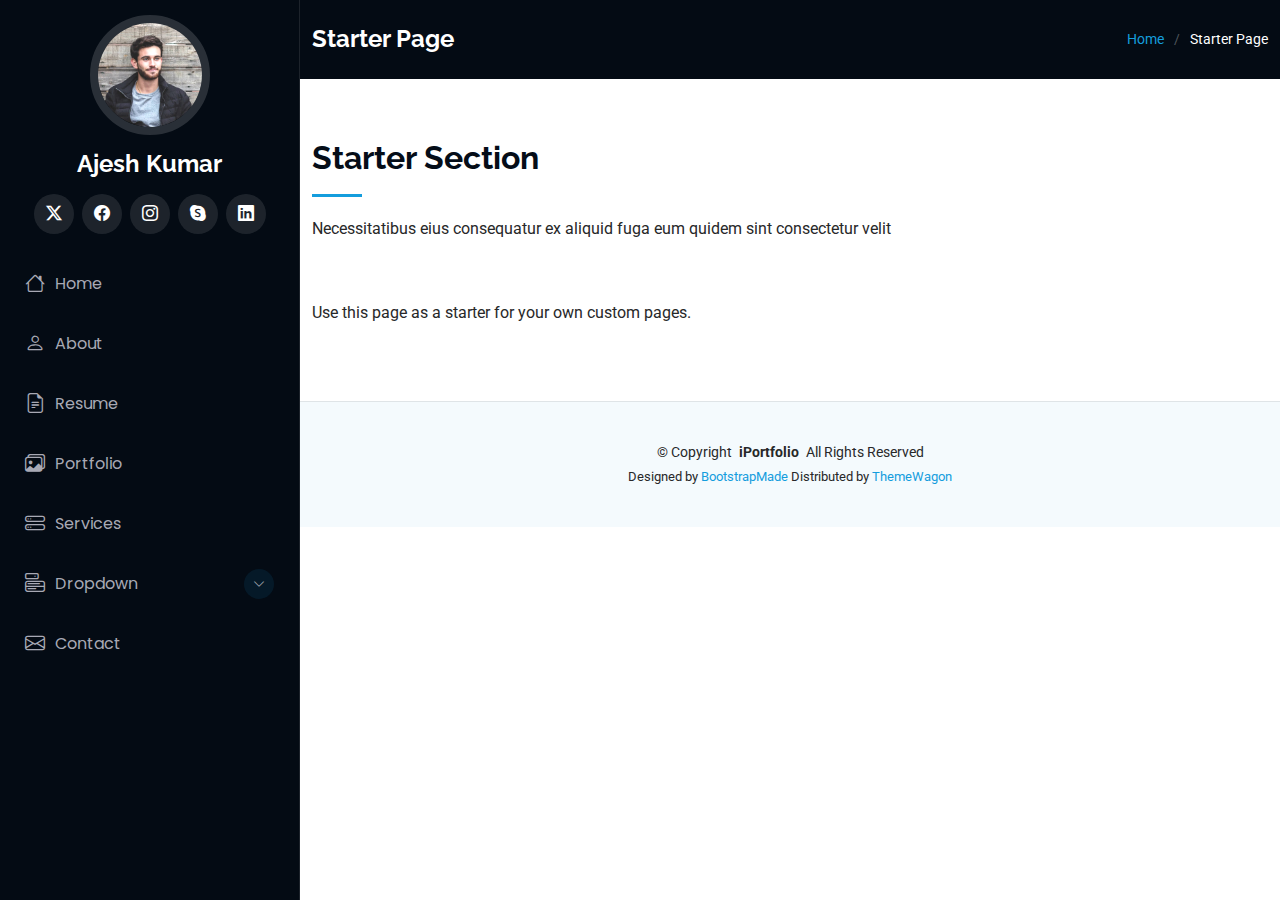
<file: starter-page.html>
<!DOCTYPE html>
<html lang="en">

<head>
  <meta charset="utf-8">
  <meta content="width=device-width, initial-scale=1.0" name="viewport">
  <title>Starter Page - iPortfolio Bootstrap Template</title>
  <meta content="" name="description">
  <meta content="" name="keywords">

  <!-- Favicons -->
  <link href="assets/img/favicon.png" rel="icon">
  <link href="assets/img/apple-touch-icon.png" rel="apple-touch-icon">

  <!-- Fonts -->
  <link href="https://fonts.googleapis.com" rel="preconnect">
  <link href="https://fonts.gstatic.com" rel="preconnect" crossorigin>
  <link href="https://fonts.googleapis.com/css2?family=Roboto:ital,wght@0,100;0,300;0,400;0,500;0,700;0,900;1,100;1,300;1,400;1,500;1,700;1,900&family=Poppins:ital,wght@0,100;0,200;0,300;0,400;0,500;0,600;0,700;0,800;0,900;1,100;1,200;1,300;1,400;1,500;1,600;1,700;1,800;1,900&family=Raleway:ital,wght@0,100;0,200;0,300;0,400;0,500;0,600;0,700;0,800;0,900;1,100;1,200;1,300;1,400;1,500;1,600;1,700;1,800;1,900&display=swap" rel="stylesheet">

  <!-- Vendor CSS Files -->
  <link href="assets/vendor/bootstrap/css/bootstrap.min.css" rel="stylesheet">
  <link href="assets/vendor/bootstrap-icons/bootstrap-icons.css" rel="stylesheet">
  <link href="assets/vendor/aos/aos.css" rel="stylesheet">
  <link href="assets/vendor/glightbox/css/glightbox.min.css" rel="stylesheet">
  <link href="assets/vendor/swiper/swiper-bundle.min.css" rel="stylesheet">

  <!-- Main CSS File -->
  <link href="assets/css/main.css" rel="stylesheet">

  <!-- =======================================================
  * Template Name: iPortfolio
  * Template URL: https://bootstrapmade.com/iportfolio-bootstrap-portfolio-websites-template/
  * Updated: Jun 29 2024 with Bootstrap v5.3.3
  * Author: BootstrapMade.com
  * License: https://bootstrapmade.com/license/
  ======================================================== -->
</head>

<body class="starter-page-page">

  <header id="header" class="header dark-background d-flex flex-column">
    <i class="header-toggle d-xl-none bi bi-list"></i>

    <div class="profile-img">
      <img src="assets/img/my-profile-img.jpg" alt="" class="img-fluid rounded-circle">
    </div>

    <a href="index.html" class="logo d-flex align-items-center justify-content-center">
      <!-- Uncomment the line below if you also wish to use an image logo -->
      <!-- <img src="assets/img/logo.png" alt=""> -->
      <h1 class="sitename">Ajesh Kumar</h1>
    </a>

    <div class="social-links text-center">
      <a href="#" class="twitter"><i class="bi bi-twitter-x"></i></a>
      <a href="#" class="facebook"><i class="bi bi-facebook"></i></a>
      <a href="#" class="instagram"><i class="bi bi-instagram"></i></a>
      <a href="#" class="google-plus"><i class="bi bi-skype"></i></a>
      <a href="#" class="linkedin"><i class="bi bi-linkedin"></i></a>
    </div>

    <nav id="navmenu" class="navmenu">
      <ul>
        <li><a href="#hero"><i class="bi bi-house navicon"></i>Home</a></li>
        <li><a href="#about"><i class="bi bi-person navicon"></i> About</a></li>
        <li><a href="#resume"><i class="bi bi-file-earmark-text navicon"></i> Resume</a></li>
        <li><a href="#portfolio"><i class="bi bi-images navicon"></i> Portfolio</a></li>
        <li><a href="#services"><i class="bi bi-hdd-stack navicon"></i> Services</a></li>
        <li class="dropdown"><a href="#"><i class="bi bi-menu-button navicon"></i> <span>Dropdown</span> <i class="bi bi-chevron-down toggle-dropdown"></i></a>
          <ul>
            <li><a href="#">Dropdown 1</a></li>
            <li class="dropdown"><a href="#"><span>Deep Dropdown</span> <i class="bi bi-chevron-down toggle-dropdown"></i></a>
              <ul>
                <li><a href="#">Deep Dropdown 1</a></li>
                <li><a href="#">Deep Dropdown 2</a></li>
                <li><a href="#">Deep Dropdown 3</a></li>
                <li><a href="#">Deep Dropdown 4</a></li>
                <li><a href="#">Deep Dropdown 5</a></li>
              </ul>
            </li>
            <li><a href="#">Dropdown 2</a></li>
            <li><a href="#">Dropdown 3</a></li>
            <li><a href="#">Dropdown 4</a></li>
          </ul>
        </li>
        <li><a href="#contact"><i class="bi bi-envelope navicon"></i> Contact</a></li>
      </ul>
    </nav>

  </header>

  <main class="main">

    <!-- Page Title -->
    <div class="page-title dark-background">
      <div class="container d-lg-flex justify-content-between align-items-center">
        <h1 class="mb-2 mb-lg-0">Starter Page</h1>
        <nav class="breadcrumbs">
          <ol>
            <li><a href="index.html">Home</a></li>
            <li class="current">Starter Page</li>
          </ol>
        </nav>
      </div>
    </div><!-- End Page Title -->

    <!-- Starter Section Section -->
    <section id="starter-section" class="starter-section section">

      <!-- Section Title -->
      <div class="container section-title" data-aos="fade-up">
        <h2>Starter Section</h2>
        <p>Necessitatibus eius consequatur ex aliquid fuga eum quidem sint consectetur velit</p>
      </div><!-- End Section Title -->

      <div class="container" data-aos="fade-up">
        <p>Use this page as a starter for your own custom pages.</p>
      </div>

    </section><!-- /Starter Section Section -->

  </main>

  <footer id="footer" class="footer position-relative light-background">

    <div class="container">
      <div class="copyright text-center ">
        <p>© <span>Copyright</span> <strong class="px-1 sitename">iPortfolio</strong> <span>All Rights Reserved</span></p>
      </div>
      <div class="credits">
        <!-- All the links in the footer should remain intact. -->
        <!-- You can delete the links only if you've purchased the pro version. -->
        <!-- Licensing information: https://bootstrapmade.com/license/ -->
        <!-- Purchase the pro version with working PHP/AJAX contact form: [buy-url] -->
        Designed by <a href="https://bootstrapmade.com/">BootstrapMade</a> Distributed by <a href="https://themewagon.com">ThemeWagon</a>
      </div>
    </div>

  </footer>

  <!-- Scroll Top -->
  <a href="#" id="scroll-top" class="scroll-top d-flex align-items-center justify-content-center"><i class="bi bi-arrow-up-short"></i></a>

  <!-- Preloader -->
  <div id="preloader"></div>

  <!-- Vendor JS Files -->
  <script src="assets/vendor/bootstrap/js/bootstrap.bundle.min.js"></script>
  <script src="assets/vendor/php-email-form/validate.js"></script>
  <script src="assets/vendor/aos/aos.js"></script>
  <script src="assets/vendor/typed.js/typed.umd.js"></script>
  <script src="assets/vendor/purecounter/purecounter_vanilla.js"></script>
  <script src="assets/vendor/waypoints/noframework.waypoints.js"></script>
  <script src="assets/vendor/glightbox/js/glightbox.min.js"></script>
  <script src="assets/vendor/imagesloaded/imagesloaded.pkgd.min.js"></script>
  <script src="assets/vendor/isotope-layout/isotope.pkgd.min.js"></script>
  <script src="assets/vendor/swiper/swiper-bundle.min.js"></script>

  <!-- Main JS File -->
  <script src="assets/js/main.js"></script>

</body>

</html>
</file>
<file: assets/css/main.css>
/**
* Template Name: iPortfolio
* Template URL: https://bootstrapmade.com/iportfolio-bootstrap-portfolio-websites-template/
* Updated: Jun 29 2024 with Bootstrap v5.3.3
* Author: BootstrapMade.com
* License: https://bootstrapmade.com/license/
*/

/*--------------------------------------------------------------
# Font & Color Variables
# Help: https://bootstrapmade.com/color-system/
--------------------------------------------------------------*/
/* Fonts */
:root {
  --default-font: "Roboto",  system-ui, -apple-system, "Segoe UI", Roboto, "Helvetica Neue", Arial, "Noto Sans", "Liberation Sans", sans-serif, "Apple Color Emoji", "Segoe UI Emoji", "Segoe UI Symbol", "Noto Color Emoji";
  --heading-font: "Raleway",  sans-serif;
  --nav-font: "Poppins",  sans-serif;
}

/* Global Colors - The following color variables are used throughout the website. Updating them here will change the color scheme of the entire website */
:root { 
  --background-color: #ffffff; /* Background color for the entire website, including individual sections */
  --default-color: #272829; /* Default color used for the majority of the text content across the entire website */
  --heading-color: #050d18; /* Color for headings, subheadings and title throughout the website */
  --accent-color: #149ddd; /* Accent color that represents your brand on the website. It's used for buttons, links, and other elements that need to stand out */
  --surface-color: #ffffff; /* The surface color is used as a background of boxed elements within sections, such as cards, icon boxes, or other elements that require a visual separation from the global background. */
  --contrast-color: #ffffff; /* Contrast color for text, ensuring readability against backgrounds of accent, heading, or default colors. */
}

/* Nav Menu Colors - The following color variables are used specifically for the navigation menu. They are separate from the global colors to allow for more customization options */
:root {
  --nav-color: #a8a9b4;  /* The default color of the main navmenu links */
  --nav-hover-color: #ffffff; /* Applied to main navmenu links when they are hovered over or active */
  --nav-mobile-background-color: #040b14; /* Used as the background color for mobile navigation menu */
  --nav-dropdown-background-color: #040b14; /* Used as the background color for dropdown items that appear when hovering over primary navigation items */
  --nav-dropdown-color: #a8a9b4; /* Used for navigation links of the dropdown items in the navigation menu. */
  --nav-dropdown-hover-color: #ffffff; /* Similar to --nav-hover-color, this color is applied to dropdown navigation links when they are hovered over. */
}

/* Color Presets - These classes override global colors when applied to any section or element, providing reuse of the sam color scheme. */

.light-background {
  --background-color: #f4fafd;
  --surface-color: #ffffff;
}

.dark-background {
  --background-color: #040b14;
  --default-color: #ffffff;
  --heading-color: #ffffff;
  --surface-color: #151f2b;
  --contrast-color: #ffffff;
}

/* Smooth scroll */
:root {
  scroll-behavior: smooth;
}

/*--------------------------------------------------------------
# General Styling & Shared Classes
--------------------------------------------------------------*/
body {
  color: var(--default-color);
  background-color: var(--background-color);
  font-family: var(--default-font);
}

a {
  color: var(--accent-color);
  text-decoration: none;
  transition: 0.3s;
}

a:hover {
  color: color-mix(in srgb, var(--accent-color), transparent 25%);
  text-decoration: none;
}

h1,
h2,
h3,
h4,
h5,
h6 {
  color: var(--heading-color);
  font-family: var(--heading-font);
}

/* PHP Email Form Messages
------------------------------*/
.php-email-form .error-message {
  display: none;
  background: #df1529;
  color: #ffffff;
  text-align: left;
  padding: 15px;
  margin-bottom: 24px;
  font-weight: 600;
}

.php-email-form .sent-message {
  display: none;
  color: #ffffff;
  background: #059652;
  text-align: center;
  padding: 15px;
  margin-bottom: 24px;
  font-weight: 600;
}

.php-email-form .loading {
  display: none;
  background: var(--surface-color);
  text-align: center;
  padding: 15px;
  margin-bottom: 24px;
}

.php-email-form .loading:before {
  content: "";
  display: inline-block;
  border-radius: 50%;
  width: 24px;
  height: 24px;
  margin: 0 10px -6px 0;
  border: 3px solid var(--accent-color);
  border-top-color: var(--surface-color);
  animation: php-email-form-loading 1s linear infinite;
}

@keyframes php-email-form-loading {
  0% {
    transform: rotate(0deg);
  }

  100% {
    transform: rotate(360deg);
  }
}

/*--------------------------------------------------------------
# Global Header
--------------------------------------------------------------*/
.header {
  color: var(--default-color);
  background-color: var(--background-color);
  position: fixed;
  top: 0;
  left: 0;
  bottom: 0;
  padding: 0 15px;
  width: 300px;
  transition: all ease-in-out 0.3s;
  overflow-y: auto;
  z-index: 997;
  border-right: 1px solid color-mix(in srgb, var(--default-color), transparent 90%);
}

.header .profile-img img {
  margin: 15px auto;
  display: block;
  width: 120px;
  border: 8px solid color-mix(in srgb, var(--default-color), transparent 85%);
}

.header .logo {
  line-height: 1;
  margin-bottom: 15px;
}

.header .logo img {
  max-height: 32px;
  margin-right: 8px;
}

.header .logo h1 {
  font-size: 24px;
  margin: 0;
  font-weight: 700;
  color: var(--heading-color);
}

.header .social-links {
  margin: 0 0 20px 0;
}

.header .social-links a {
  font-size: 16px;
  display: inline-flex;
  align-items: center;
  justify-content: center;
  background: color-mix(in srgb, var(--default-color), transparent 90%);
  color: var(--default-color);
  margin: 0 2px;
  border-radius: 50%;
  text-align: center;
  width: 40px;
  height: 40px;
  transition: 0.3s;
}

.header .social-links a:hover {
  color: var(--contrast-color);
  background: var(--accent-color);
}

@media (min-width: 1200px) {

  .header~main,
  .header~#footer {
    margin-left: 300px;
  }
}

@media (max-width: 1199px) {
  .header {
    left: -100%;
  }
}

.header.header-show {
  left: 0;
}

.header .header-toggle {
  color: var(--contrast-color);
  background-color: var(--accent-color);
  font-size: 22px;
  display: flex;
  align-items: center;
  justify-content: center;
  width: 40px;
  height: 40px;
  border-radius: 50%;
  cursor: pointer;
  position: fixed;
  top: 15px;
  right: 15px;
  z-index: 9999;
  transition: background-color 0.3s;
}

.header .header-toggle:hover {
  color: var(--contrast-color);
  background-color: color-mix(in srgb, var(--accent-color) 90%, white 15%);
}

/*--------------------------------------------------------------
# Navigation Menu
--------------------------------------------------------------*/
.mobile-nav-toggle {
  display: none;
}

.navmenu {
  padding: 0;
  z-index: 9997;
}

.navmenu ul {
  list-style: none;
  padding: 0 0 20px 0;
  margin: 0;
}

.navmenu a,
.navmenu a:focus {
  color: var(--nav-color);
  padding: 15px 10px;
  font-family: var(--nav-font);
  font-size: 16px;
  font-weight: 400;
  display: flex;
  align-items: center;
  white-space: nowrap;
  transition: 0.3s;
  width: 100%;
}

.navmenu a .navicon,
.navmenu a:focus .navicon {
  font-size: 20px;
  margin-right: 10px;
}

.navmenu a .toggle-dropdown,
.navmenu a:focus .toggle-dropdown {
  font-size: 12px;
  line-height: 0;
  margin-left: auto;
  width: 30px;
  height: 30px;
  display: flex;
  align-items: center;
  justify-content: center;
  border-radius: 50%;
  transition: 0.3s;
  flex-shrink: 0;
  background-color: color-mix(in srgb, var(--accent-color), transparent 90%);
}

.navmenu a .toggle-dropdown:hover,
.navmenu a:focus .toggle-dropdown:hover {
  background-color: var(--accent-color);
  color: var(--contrast-color);
}

.navmenu a:hover,
.navmenu .active,
.navmenu .active:focus {
  color: var(--nav-hover-color);
}

.navmenu a:hover .navicon,
.navmenu .active .navicon,
.navmenu .active:focus .navicon {
  color: var(--accent-color);
}

.navmenu .active .toggle-dropdown,
.navmenu .active:focus .toggle-dropdown {
  background-color: var(--accent-color);
  color: var(--contrast-color);
  transform: rotate(180deg);
}

.navmenu .dropdown {
  display: block;
}

.navmenu .dropdown a,
.navmenu .dropdown a:focus {
  color: --nav-dropdown-color;
}

.navmenu .dropdown a:hover,
.navmenu .dropdown .active,
.navmenu .dropdown .active:focus {
  color: var(--nav-dropdown-hover-color);
}

.navmenu .dropdown ul {
  position: static;
  display: none;
  z-index: 99;
  padding: 5px 10px;
  margin: 5px 10px;
  background-color: var(--nav-dropdown-background-color);
  border: 1px solid color-mix(in srgb, var(--default-color), transparent 90%);
  box-shadow: none;
  transition: all 0.5s ease-in-out;
}

.navmenu .dropdown ul ul {
  background-color: rgba(33, 37, 41, 0.1);
}

.navmenu .dropdown>.dropdown-active {
  display: block;
  background-color: rgba(33, 37, 41, 0.03);
}

/*--------------------------------------------------------------
# Global Footer
--------------------------------------------------------------*/
.footer {
  color: var(--default-color);
  background-color: var(--background-color);
  font-size: 14px;
  padding: 40px 0;
  position: relative;
  border-top: 1px solid color-mix(in srgb, var(--default-color), transparent 90%);
}

.footer .copyright p {
  margin-bottom: 0;
}

.footer .credits {
  margin-top: 4px;
  font-size: 13px;
  text-align: center;
}

/*--------------------------------------------------------------
# Preloader
--------------------------------------------------------------*/
#preloader {
  position: fixed;
  inset: 0;
  z-index: 999999;
  overflow: hidden;
  background: var(--background-color);
  transition: all 0.6s ease-out;
}

#preloader:before {
  content: "";
  position: fixed;
  top: calc(50% - 30px);
  left: calc(50% - 30px);
  border: 6px solid #ffffff;
  border-color: var(--accent-color) transparent var(--accent-color) transparent;
  border-radius: 50%;
  width: 60px;
  height: 60px;
  animation: animate-preloader 1.5s linear infinite;
}

@keyframes animate-preloader {
  0% {
    transform: rotate(0deg);
  }

  100% {
    transform: rotate(360deg);
  }
}

/*--------------------------------------------------------------
# Scroll Top Button
--------------------------------------------------------------*/
.scroll-top {
  position: fixed;
  visibility: hidden;
  opacity: 0;
  right: 15px;
  bottom: -15px;
  z-index: 99999;
  background-color: var(--accent-color);
  width: 44px;
  height: 44px;
  border-radius: 50px;
  transition: all 0.4s;
}

.scroll-top i {
  font-size: 24px;
  color: var(--contrast-color);
  line-height: 0;
}

.scroll-top:hover {
  background-color: color-mix(in srgb, var(--accent-color), transparent 20%);
  color: var(--contrast-color);
}

.scroll-top.active {
  visibility: visible;
  opacity: 1;
  bottom: 15px;
}

/*--------------------------------------------------------------
# Disable aos animation delay on mobile devices
--------------------------------------------------------------*/
@media screen and (max-width: 768px) {
  [data-aos-delay] {
    transition-delay: 0 !important;
  }
}

/*--------------------------------------------------------------
# Global Page Titles & Breadcrumbs
--------------------------------------------------------------*/
.page-title {
  color: var(--default-color);
  background-color: var(--background-color);
  padding: 25px 0;
  position: relative;
}

.page-title h1 {
  font-size: 24px;
  font-weight: 700;
}

.page-title .breadcrumbs ol {
  display: flex;
  flex-wrap: wrap;
  list-style: none;
  padding: 0;
  margin: 0;
  font-size: 14px;
  font-weight: 400;
}

.page-title .breadcrumbs ol li+li {
  padding-left: 10px;
}

.page-title .breadcrumbs ol li+li::before {
  content: "/";
  display: inline-block;
  padding-right: 10px;
  color: color-mix(in srgb, var(--default-color), transparent 70%);
}

/*--------------------------------------------------------------
# Global Sections
--------------------------------------------------------------*/
section,
.section {
  color: var(--default-color);
  background-color: var(--background-color);
  padding: 60px 0;
  overflow: clip;
}

/*--------------------------------------------------------------
# Global Section Titles
--------------------------------------------------------------*/
.section-title {
  padding-bottom: 60px;
  position: relative;
}

.section-title h2 {
  font-size: 32px;
  font-weight: 700;
  margin-bottom: 20px;
  padding-bottom: 20px;
  position: relative;
}

.section-title h2:after {
  content: "";
  position: absolute;
  display: block;
  width: 50px;
  height: 3px;
  background: var(--accent-color);
  left: 0;
  bottom: 0;
}

.section-title p {
  margin-bottom: 0;
}

/*--------------------------------------------------------------
# Hero Section
--------------------------------------------------------------*/
.hero {
  width: 100%;
  min-height: 100vh;
  position: relative;
  padding: 80px 0;
  display: flex;
  align-items: center;
  justify-content: center;
}

.hero img {
  position: absolute;
  inset: 0;
  display: block;
  width: 100%;
  height: 100%;
  object-fit: cover;
  z-index: 1;
}

.hero:before {
  content: "";
  background: color-mix(in srgb, var(--background-color), transparent 70%);
  position: absolute;
  inset: 0;
  z-index: 2;
}

.hero .container {
  position: relative;
  z-index: 3;
}

.hero h2 {
  margin: 0;
  font-size: 64px;
  font-weight: 700;
}

.hero p {
  margin: 5px 0 0 0;
  font-size: 26px;
}

.hero p span {
  letter-spacing: 1px;
  border-bottom: 2px solid var(--accent-color);
}

.hero .social-links {
  margin-top: 25px;
}

.hero .social-links a {
  font-size: 24px;
  display: inline-block;
  color: color-mix(in srgb, var(--default-color), transparent 50%);
  line-height: 1;
  margin-right: 20px;
  transition: 0.3s;
}

.hero .social-links a:hover {
  color: var(--accent-color);
}

@media (max-width: 768px) {
  .hero h2 {
    font-size: 32px;
  }

  .hero p {
    font-size: 20px;
  }
}

/*--------------------------------------------------------------
# About Section
--------------------------------------------------------------*/
.about .content h2 {
  font-weight: 700;
  font-size: 24px;
}

.about .content ul {
  list-style: none;
  padding: 0;
}

.about .content ul li {
  margin-bottom: 20px;
  display: flex;
  align-items: center;
}

.about .content ul strong {
  margin-right: 10px;
}

.about .content ul i {
  font-size: 16px;
  margin-right: 5px;
  color: var(--accent-color);
  line-height: 0;
}

/*--------------------------------------------------------------
# Stats Section
--------------------------------------------------------------*/
.stats .stats-item {
  padding: 30px;
  width: 100%;
}

.stats .stats-item i {
  color: var(--accent-color);
  display: block;
  font-size: 44px;
  float: left;
  line-height: 0;
}

.stats .stats-item .purecounter {
  color: var(--heading-color);
  font-size: 48px;
  line-height: 40px;
  display: block;
  font-weight: 700;
  margin-left: 60px;
}

.stats .stats-item p {
  color: color-mix(in srgb, var(--default-color), transparent 40%);
  padding: 15px 0 0 0;
  margin: 0 0 0 60px;
  font-family: var(--heading-font);
  font-size: 14px;
}

/*--------------------------------------------------------------
# Skills Section
--------------------------------------------------------------*/
.skills .progress {
  height: 60px;
  display: block;
  background: none;
  border-radius: 0;
}

.skills .progress .skill {
  color: var(--heading-color);
  padding: 0;
  margin: 0 0 6px 0;
  text-transform: uppercase;
  display: block;
  font-weight: 600;
  font-family: var(--heading-font);
}

.skills .progress .skill .val {
  float: right;
  font-style: normal;
}

.skills .progress-bar-wrap {
  background: color-mix(in srgb, var(--default-color), transparent 90%);
  height: 10px;
}

.skills .progress-bar {
  width: 1px;
  height: 10px;
  transition: 0.9s;
  background-color: var(--accent-color);
}

/*--------------------------------------------------------------
# Resume Section
--------------------------------------------------------------*/
.resume .resume-title {
  color: var(--heading-color);
  font-size: 26px;
  font-weight: 700;
  margin-top: 20px;
  margin-bottom: 20px;
}

.resume .resume-item {
  padding: 0 0 20px 20px;
  margin-top: -2px;
  border-left: 2px solid var(--accent-color);
  position: relative;
}

.resume .resume-item h4 {
  line-height: 18px;
  font-size: 18px;
  font-weight: 600;
  text-transform: uppercase;
  color: color-mix(in srgb, var(--default-color), transparent 20%);
  margin-bottom: 10px;
}

.resume .resume-item h5 {
  font-size: 16px;
  padding: 5px 15px;
  display: inline-block;
  font-weight: 600;
  margin-bottom: 10px;
}

.resume .resume-item ul {
  padding-left: 20px;
}

.resume .resume-item ul li {
  padding-bottom: 10px;
}

.resume .resume-item:last-child {
  padding-bottom: 0;
}

.resume .resume-item::before {
  content: "";
  position: absolute;
  width: 16px;
  height: 16px;
  border-radius: 50px;
  left: -9px;
  top: 0;
  background: var(--background-color);
  border: 2px solid var(--accent-color);
}

/*--------------------------------------------------------------
# Portfolio Section
--------------------------------------------------------------*/
.portfolio .portfolio-filters {
  padding: 0;
  margin: 0 auto 20px auto;
  list-style: none;
  text-align: center;
}

.portfolio .portfolio-filters li {
  cursor: pointer;
  display: inline-block;
  padding: 0;
  font-size: 14px;
  font-weight: 400;
  margin: 0 10px;
  line-height: 1;
  text-transform: uppercase;
  margin-bottom: 10px;
  transition: all 0.3s ease-in-out;
}

.portfolio .portfolio-filters li:hover,
.portfolio .portfolio-filters li.filter-active {
  color: var(--accent-color);
}

.portfolio .portfolio-filters li:first-child {
  margin-left: 0;
}

.portfolio .portfolio-filters li:last-child {
  margin-right: 0;
}

@media (max-width: 575px) {
  .portfolio .portfolio-filters li {
    font-size: 14px;
    margin: 0 5px;
  }
}

.portfolio .portfolio-content {
  position: relative;
  overflow: hidden;
}

.portfolio .portfolio-content img {
  transition: 0.3s;
}

.portfolio .portfolio-content .portfolio-info {
  opacity: 0;
  position: absolute;
  inset: 0;
  z-index: 3;
  transition: all ease-in-out 0.3s;
  background: rgba(0, 0, 0, 0.6);
  padding: 15px;
}

.portfolio .portfolio-content .portfolio-info h4 {
  font-size: 14px;
  padding: 5px 10px;
  font-weight: 400;
  color: #ffffff;
  display: inline-block;
  background-color: var(--accent-color);
}

.portfolio .portfolio-content .portfolio-info p {
  position: absolute;
  bottom: 10px;
  text-align: center;
  display: inline-block;
  left: 0;
  right: 0;
  font-size: 16px;
  font-weight: 600;
  color: rgba(255, 255, 255, 0.8);
}

.portfolio .portfolio-content .portfolio-info .preview-link,
.portfolio .portfolio-content .portfolio-info .details-link {
  position: absolute;
  left: calc(50% - 40px);
  font-size: 26px;
  top: calc(50% - 14px);
  color: #fff;
  transition: 0.3s;
  line-height: 1.2;
}

.portfolio .portfolio-content .portfolio-info .preview-link:hover,
.portfolio .portfolio-content .portfolio-info .details-link:hover {
  color: var(--accent-color);
}

.portfolio .portfolio-content .portfolio-info .details-link {
  left: 50%;
  font-size: 34px;
  line-height: 0;
}

.portfolio .portfolio-content:hover .portfolio-info {
  opacity: 1;
}

.portfolio .portfolio-content:hover img {
  transform: scale(1.1);
}

/*--------------------------------------------------------------
# Services Section
--------------------------------------------------------------*/
.services .service-item {
  position: relative;
}

.services .service-item .icon {
  background: var(--accent-color);
  display: flex;
  align-items: center;
  justify-content: center;
  width: 54px;
  height: 54px;
  border-radius: 50%;
  transition: 0.5s;
  border: 1px solid var(--accent-color);
  margin-right: 20px;
}

.services .service-item .icon i {
  color: var(--contrast-color);
  font-size: 24px;
  line-height: 0;
}

.services .service-item:hover .icon {
  background: var(--surface-color);
}

.services .service-item:hover .icon i {
  color: var(--accent-color);
}

.services .service-item .title {
  font-weight: 700;
  margin-bottom: 15px;
  font-size: 18px;
}

.services .service-item .title a {
  color: var(--heading-color);
}

.services .service-item .title a:hover {
  color: var(--accent-color);
}

.services .service-item .description {
  line-height: 24px;
  font-size: 14px;
}

/*--------------------------------------------------------------
# Testimonials Section
--------------------------------------------------------------*/
.testimonials .testimonials-carousel,
.testimonials .testimonials-slider {
  overflow: hidden;
}

.testimonials .testimonial-item {
  box-sizing: content-box;
  text-align: center;
  min-height: 320px;
}

.testimonials .testimonial-item .testimonial-img {
  width: 90px;
  border-radius: 50%;
  margin: 0 auto;
}

.testimonials .testimonial-item h3 {
  font-size: 18px;
  font-weight: bold;
  margin: 10px 0 5px 0;
}

.testimonials .testimonial-item h4 {
  font-size: 14px;
  color: color-mix(in srgb, var(--default-color), transparent 20%);
  margin: 0;
}

.testimonials .testimonial-item .quote-icon-left,
.testimonials .testimonial-item .quote-icon-right {
  color: color-mix(in srgb, var(--accent-color), transparent 40%);
  font-size: 26px;
  line-height: 0;
}

.testimonials .testimonial-item .quote-icon-left {
  display: inline-block;
  left: -5px;
  position: relative;
}

.testimonials .testimonial-item .quote-icon-right {
  display: inline-block;
  right: -5px;
  position: relative;
  top: 10px;
  transform: scale(-1, -1);
}

.testimonials .testimonial-item p {
  font-style: italic;
  margin: 0 15px 15px 15px;
  padding: 20px;
  background-color: var(--surface-color);
  position: relative;
  margin-bottom: 35px;
  border-radius: 6px;
  box-shadow: 0px 2px 15px rgba(0, 0, 0, 0.1);
}

.testimonials .testimonial-item p::after {
  content: "";
  width: 0;
  height: 0;
  border-top: 20px solid var(--surface-color);
  border-right: 20px solid transparent;
  border-left: 20px solid transparent;
  position: absolute;
  bottom: -20px;
  left: calc(50% - 20px);
}

.testimonials .swiper-wrapper {
  height: auto;
}

.testimonials .swiper-pagination {
  margin-top: 40px;
  position: relative;
}

.testimonials .swiper-pagination .swiper-pagination-bullet {
  width: 12px;
  height: 12px;
  background-color: var(--background-color);
  opacity: 1;
  border: 1px solid var(--accent-color);
}

.testimonials .swiper-pagination .swiper-pagination-bullet-active {
  background-color: var(--accent-color);
}

/*--------------------------------------------------------------
# Contact Section
--------------------------------------------------------------*/
.contact .info-wrap {
  background-color: var(--surface-color);
  box-shadow: 0px 0px 20px rgba(0, 0, 0, 0.1);
  padding: 30px;
}

@media (max-width: 575px) {
  .contact .info-wrap {
    padding: 20px;
  }
}

.contact .info-item {
  margin-bottom: 40px;
}

.contact .info-item i {
  font-size: 20px;
  color: var(--accent-color);
  background: color-mix(in srgb, var(--accent-color), transparent 92%);
  width: 44px;
  height: 44px;
  display: flex;
  justify-content: center;
  align-items: center;
  border-radius: 50px;
  transition: all 0.3s ease-in-out;
  margin-right: 15px;
}

.contact .info-item h3 {
  padding: 0;
  font-size: 18px;
  font-weight: 700;
  margin-bottom: 5px;
}

.contact .info-item p {
  padding: 0;
  margin-bottom: 0;
  font-size: 14px;
}

.contact .info-item:hover i {
  background: var(--accent-color);
  color: var(--contrast-color);
}

.contact .php-email-form {
  background-color: var(--surface-color);
  height: 100%;
  padding: 30px;
  box-shadow: 0px 0px 20px rgba(0, 0, 0, 0.1);
}

@media (max-width: 575px) {
  .contact .php-email-form {
    padding: 20px;
  }
}

.contact .php-email-form input[type=text],
.contact .php-email-form input[type=email],
.contact .php-email-form textarea {
  font-size: 14px;
  padding: 10px 15px;
  box-shadow: none;
  border-radius: 0;
  color: var(--default-color);
  background-color: var(--surface-color);
  border-color: color-mix(in srgb, var(--default-color), transparent 80%);
}

.contact .php-email-form input[type=text]:focus,
.contact .php-email-form input[type=email]:focus,
.contact .php-email-form textarea:focus {
  border-color: var(--accent-color);
}

.contact .php-email-form input[type=text]::placeholder,
.contact .php-email-form input[type=email]::placeholder,
.contact .php-email-form textarea::placeholder {
  color: color-mix(in srgb, var(--default-color), transparent 70%);
}

.contact .php-email-form button[type=submit] {
  color: var(--contrast-color);
  background: var(--accent-color);
  border: 0;
  padding: 10px 30px;
  transition: 0.4s;
  border-radius: 50px;
}

.contact .php-email-form button[type=submit]:hover {
  background: color-mix(in srgb, var(--accent-color), transparent 25%);
}

/*--------------------------------------------------------------
# Portfolio Details Section
--------------------------------------------------------------*/
.portfolio-details .portfolio-details-slider img {
  width: 100%;
}

.portfolio-details .portfolio-details-slider .swiper-pagination {
  margin-top: 20px;
  position: relative;
}

.portfolio-details .portfolio-details-slider .swiper-pagination .swiper-pagination-bullet {
  width: 12px;
  height: 12px;
  background-color: color-mix(in srgb, var(--default-color), transparent 85%);
  opacity: 1;
}

.portfolio-details .portfolio-details-slider .swiper-pagination .swiper-pagination-bullet-active {
  background-color: var(--accent-color);
}

.portfolio-details .portfolio-info {
  padding: 30px;
  box-shadow: 0px 0 30px rgba(0, 0, 0, 0.1);
}

.portfolio-details .portfolio-info h3 {
  font-size: 22px;
  font-weight: 700;
  margin-bottom: 20px;
  padding-bottom: 20px;
  border-bottom: 1px solid color-mix(in srgb, var(--default-color), transparent 85%);
}

.portfolio-details .portfolio-info ul {
  list-style: none;
  padding: 0;
  font-size: 15px;
}

.portfolio-details .portfolio-info ul li+li {
  margin-top: 10px;
}

.portfolio-details .portfolio-description {
  padding-top: 30px;
}

.portfolio-details .portfolio-description h2 {
  font-size: 26px;
  font-weight: 700;
  margin-bottom: 20px;
}

.portfolio-details .portfolio-description p {
  padding: 0;
  color: color-mix(in srgb, var(--default-color), transparent 30%);
}

/*--------------------------------------------------------------
# Service Details Section
--------------------------------------------------------------*/
.service-details .services-list {
  padding: 10px 30px;
  border: 1px solid color-mix(in srgb, var(--default-color), transparent 90%);
  margin-bottom: 20px;
}

.service-details .services-list a {
  display: block;
  line-height: 1;
  padding: 8px 0 8px 15px;
  border-left: 3px solid color-mix(in srgb, var(--default-color), transparent 70%);
  margin: 20px 0;
  color: color-mix(in srgb, var(--default-color), transparent 20%);
  transition: 0.3s;
}

.service-details .services-list a.active {
  color: var(--heading-color);
  font-weight: 700;
  border-color: var(--accent-color);
}

.service-details .services-list a:hover {
  border-color: var(--accent-color);
}

.service-details .services-img {
  margin-bottom: 20px;
}

.service-details h3 {
  font-size: 26px;
  font-weight: 700;
}

.service-details h4 {
  font-size: 20px;
  font-weight: 700;
}

.service-details p {
  font-size: 15px;
}

.service-details ul {
  list-style: none;
  padding: 0;
  font-size: 15px;
}

.service-details ul li {
  padding: 5px 0;
  display: flex;
  align-items: center;
}

.service-details ul i {
  font-size: 20px;
  margin-right: 8px;
  color: var(--accent-color);
}

/*--------------------------------------------------------------
# Starter Section Section
--------------------------------------------------------------*/
.starter-section {
  /* Add your styles here */
}
</file>
